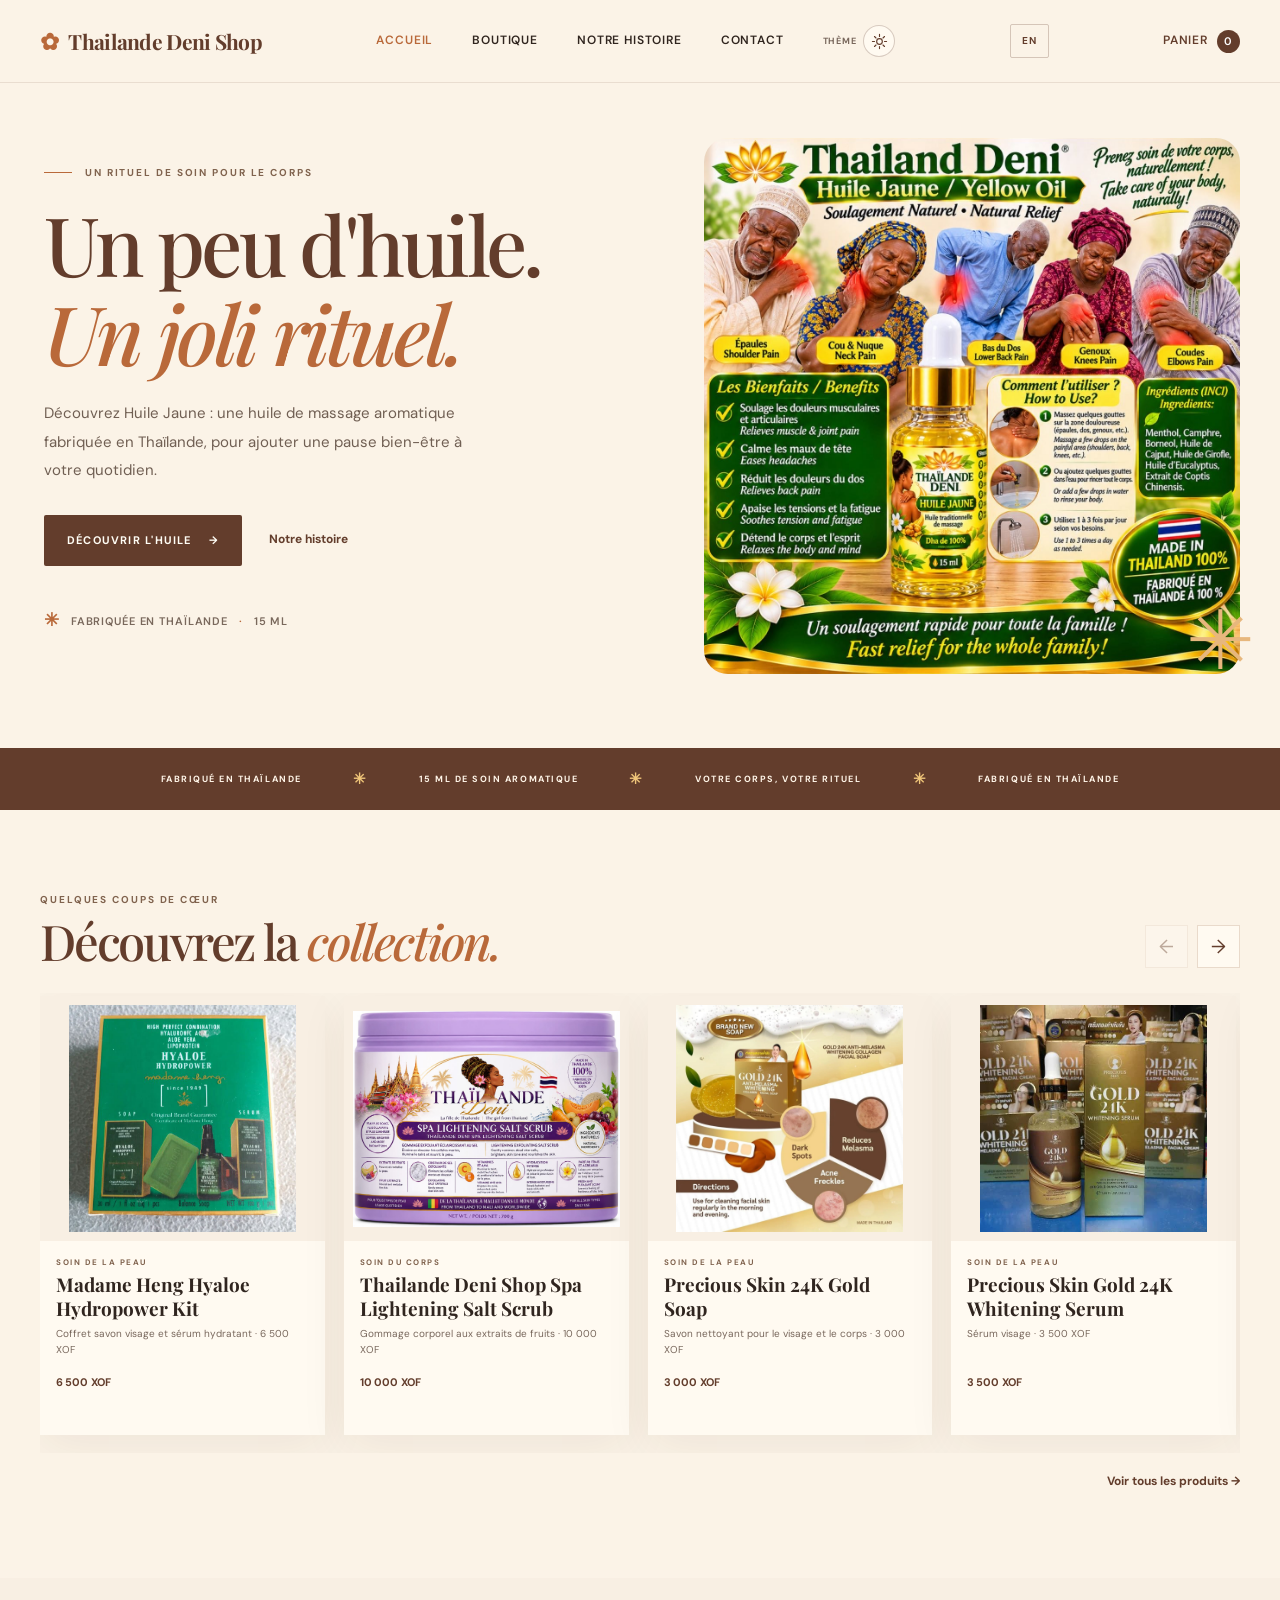
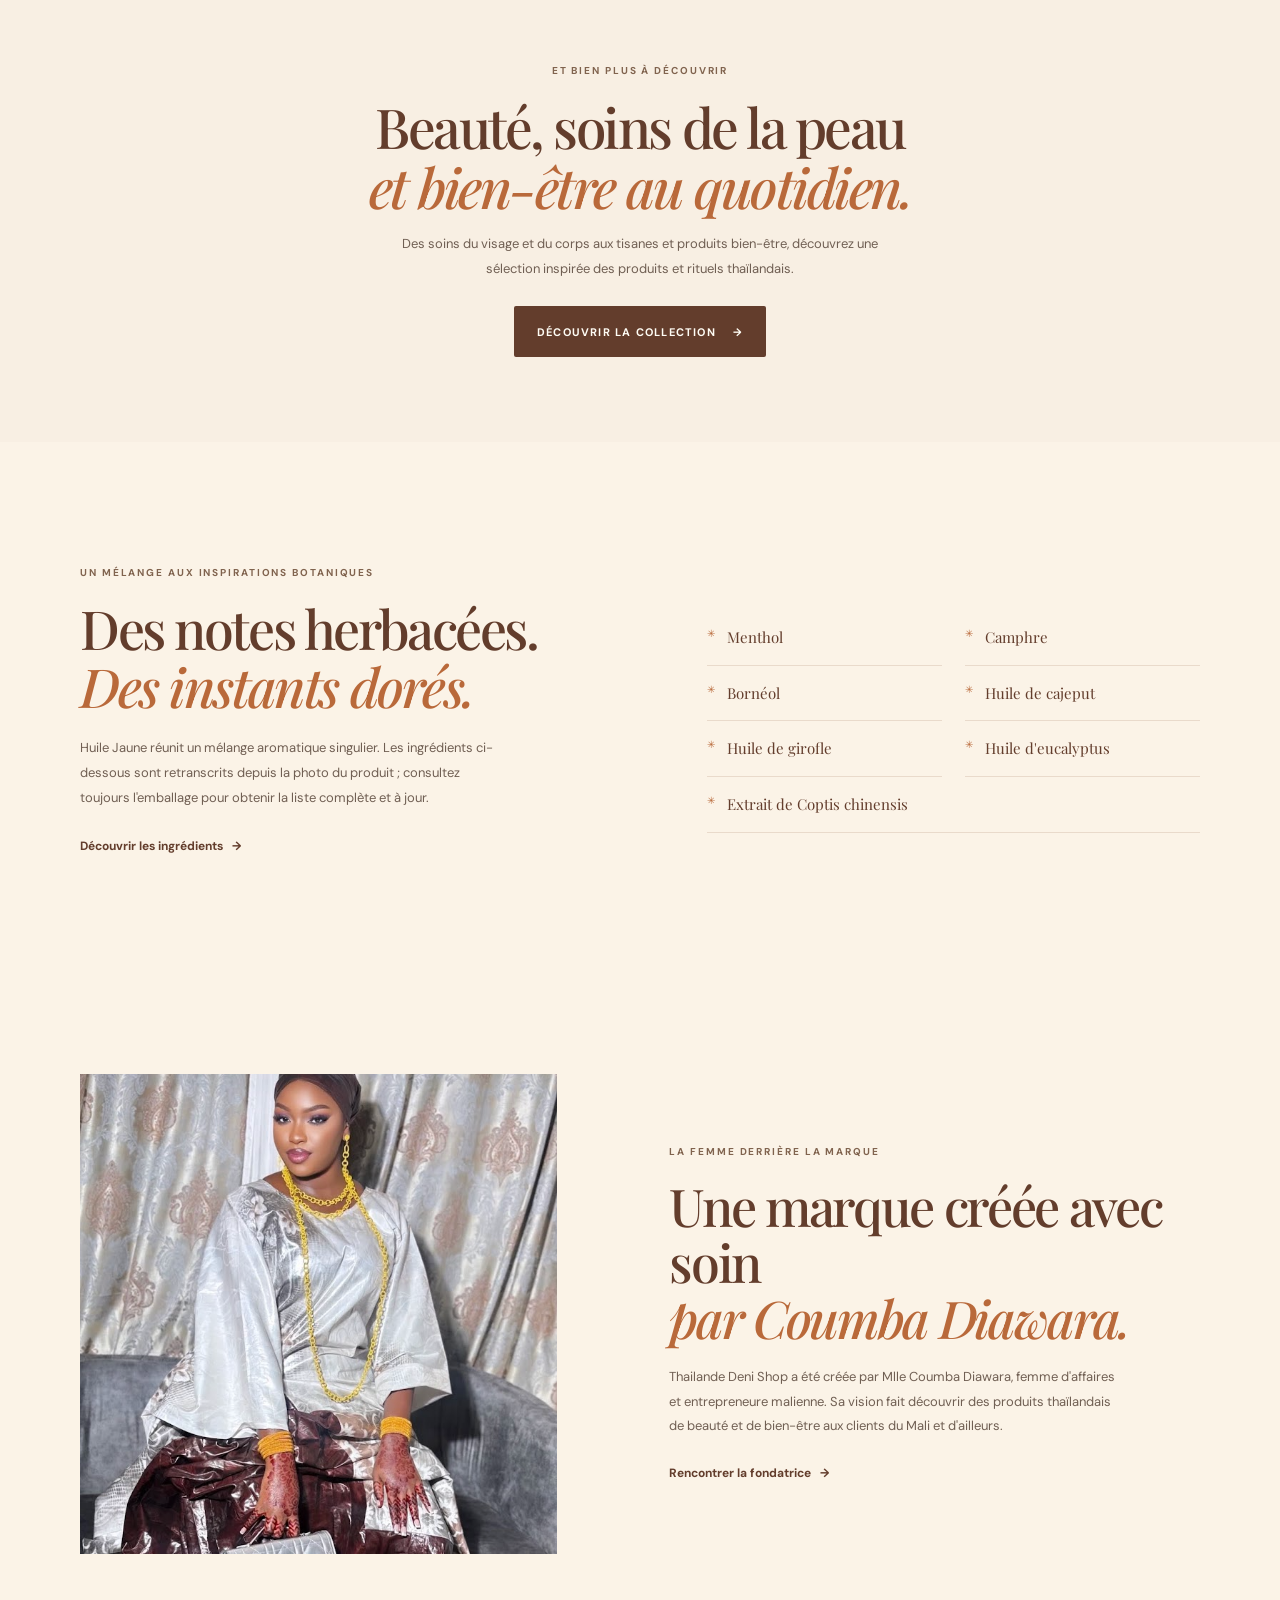
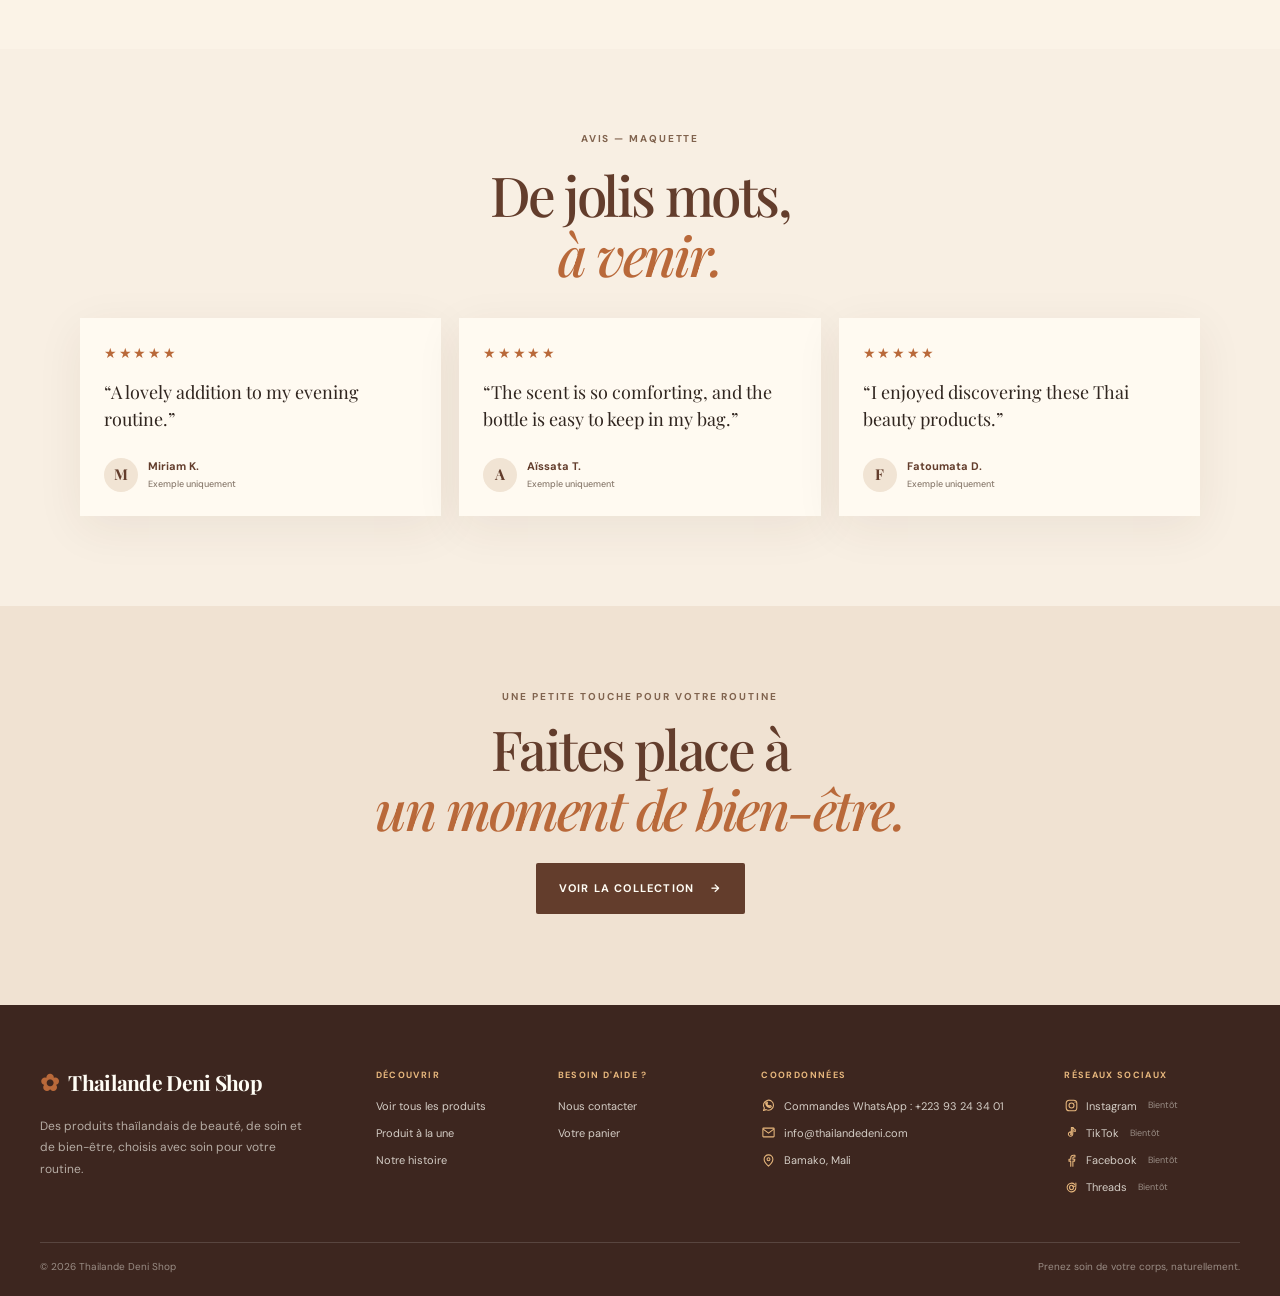
<file: index.html>
<!doctype html>
<html lang="fr">
  <head>
    <meta charset="utf-8">
    <meta name="viewport" content="width=device-width, initial-scale=1">
    <meta name="theme-color" content="#fbf3e7">
    <meta name="description" content="Discover Thai beauty, skincare and wellness at Thailande Deni Shop, founded by Malian entrepreneur Coumba Diawara.">
    <title>Thailande Deni Shop — Thai beauty & wellness</title>
    <link rel="icon" href="favicon-circle.png" type="image/png">
    <link rel="preconnect" href="https://fonts.googleapis.com">
    <link rel="preconnect" href="https://fonts.gstatic.com" crossorigin>
    <link href="https://fonts.googleapis.com/css2?family=DM+Sans:wght@400;500;600;700&family=Playfair+Display:wght@500;600;700&display=swap" rel="stylesheet">
    <link rel="stylesheet" href="styles.css">
    <script src="site.js" defer></script>
  </head>
  <body data-page="home">
    <div id="site-header"></div>
    <main>
      <section class="hero">
        <div class="hero-copy">
          <p class="eyebrow"><span class="eyebrow-line"></span> A THOUGHTFUL BODY-CARE RITUAL</p>
          <h1>A little oil.<br><em>A lovely ritual.</em></h1>
          <p class="hero-description">Meet Huile Jaune: an aromatic massage oil made in Thailand, created to bring a moment of care to your everyday.</p>
          <div class="hero-actions">
            <a class="button button-dark" href="shop.html">Discover the oil <span aria-hidden="true">→</span></a>
            <a class="text-link" href="story.html">Our story</a>
          </div>
          <div class="hero-note"><span class="thai-mark" aria-hidden="true">✳</span> Made in Thailand <span class="note-divider">·</span> 15 ml</div>
        </div>
        <a class="hero-image image-frame huile-jaune-image" href="product.html" aria-label="Discover Thailande Deni Shop Huile Jaune">
          <img src="IMG_1289.JPG" alt="Thailande Deni Shop Huile Jaune product poster, showing the golden 15 ml bottle and its ingredients">
        </a>
        <span class="hero-ornament ornament-one" aria-hidden="true">✳</span>
      </section>

      <section class="ticker" aria-label="Product highlights">
        <span>MADE IN THAILAND</span><i aria-hidden="true">✳</i><span>15 ML OF AROMATIC CARE</span><i aria-hidden="true">✳</i><span>YOUR BODY, YOUR RITUAL</span><i aria-hidden="true">✳</i><span>MADE IN THAILAND</span>
      </section>

      <section class="home-gallery-section" aria-labelledby="home-gallery-title">
        <div class="home-gallery-heading">
          <div>
            <p class="eyebrow">A FEW THINGS WE LOVE</p>
            <h2 id="home-gallery-title">Explore the <em>collection.</em></h2>
          </div>
          <div class="home-gallery-controls">
            <button type="button" class="gallery-arrow" data-carousel-step="-1" aria-label="Show previous products" disabled>←</button>
            <button type="button" class="gallery-arrow" data-carousel-step="1" aria-label="Show next products">→</button>
          </div>
        </div>
        <div class="home-product-track" id="home-product-track" role="region" aria-label="Product gallery" tabindex="0"></div>
        <a class="text-link home-gallery-link" href="shop.html">Shop all products <span aria-hidden="true">→</span></a>
      </section>

      <section class="home-collection">
        <p class="eyebrow">A LITTLE MORE TO EXPLORE</p>
        <h2>Thai beauty, skincare<br><em>& everyday wellness.</em></h2>
        <p>From skincare and body care to herbal teas and wellness finds, explore a collection inspired by the products and rituals of Thailand.</p>
        <a class="button button-dark" href="shop.html">Explore the collection <span aria-hidden="true">→</span></a>
      </section>

      <section class="section ingredient-section">
        <div class="ingredient-copy">
          <p class="eyebrow">A BOTANICAL-INSPIRED BLEND</p>
          <h2>Herbal notes.<br><em>Golden moments.</em></h2>
          <p>Huile Jaune brings together a distinctive aromatic blend. The ingredient names below are transcribed from the product image; always check the packaging for the complete, current ingredient information.</p>
          <a class="text-link" href="product.html#ingredients">Explore the ingredients <span aria-hidden="true">→</span></a>
        </div>
        <div class="ingredient-list">
          <span>Menthol</span><span>Camphor</span><span>Borneol</span><span>Cajeput oil</span><span>Clove oil</span><span>Eucalyptus oil</span><span>Coptis chinensis extract</span>
        </div>
      </section>

      <section class="founder-section">
        <div class="founder-image image-frame">
          <img src="CREATOR.png" alt="Miss Coumba Diawara, Malian businesswoman and founder of Thailande Deni Shop" loading="lazy">
        </div>
        <div class="founder-copy">
          <p class="eyebrow">THE WOMAN BEHIND THE BRAND</p>
          <h2>Founded with care<br><em>by Coumba Diawara.</em></h2>
          <p>Thailande Deni Shop was started by Miss Coumba Diawara, a Malian businesswoman and entrepreneur. Her vision brings Thai beauty and wellness discoveries to customers in Mali and beyond.</p>
          <a class="text-link" href="story.html">Meet the founder <span aria-hidden="true">→</span></a>
        </div>
      </section>

      <section class="reviews-section">
        <div class="reviews-heading">
          <p class="eyebrow">REVIEWS — MOCKUP</p>
          <h2>Kind words,<br><em>in the making.</em></h2>
        </div>
        <div class="review-grid">
          <article class="review-card">
            <p class="review-stars" aria-label="5 out of 5 stars">★★★★★</p>
            <blockquote>“A lovely addition to my evening routine.”</blockquote>
            <p class="review-author"><span aria-hidden="true">M</span><span>Miriam K.<small>Example only</small></span></p>
          </article>
          <article class="review-card">
            <p class="review-stars" aria-label="5 out of 5 stars">★★★★★</p>
            <blockquote>“The scent is so comforting, and the bottle is easy to keep in my bag.”</blockquote>
            <p class="review-author"><span aria-hidden="true">A</span><span>Aïssata T.<small>Example only</small></span></p>
          </article>
          <article class="review-card">
            <p class="review-stars" aria-label="5 out of 5 stars">★★★★★</p>
            <blockquote>“I enjoyed discovering these Thai beauty products.”</blockquote>
            <p class="review-author"><span aria-hidden="true">F</span><span>Fatoumata D.<small>Example only</small></span></p>
          </article>
        </div>
      </section>

      <section class="closing-cta">
        <p class="eyebrow">A LITTLE SOMETHING FOR YOUR ROUTINE</p>
        <h2>Make room for<br><em>a moment of care.</em></h2>
        <a class="button button-dark" href="shop.html">Shop the collection <span aria-hidden="true">→</span></a>
      </section>
    </main>
    <div id="site-footer"></div>
  </body>
</html>
</file>
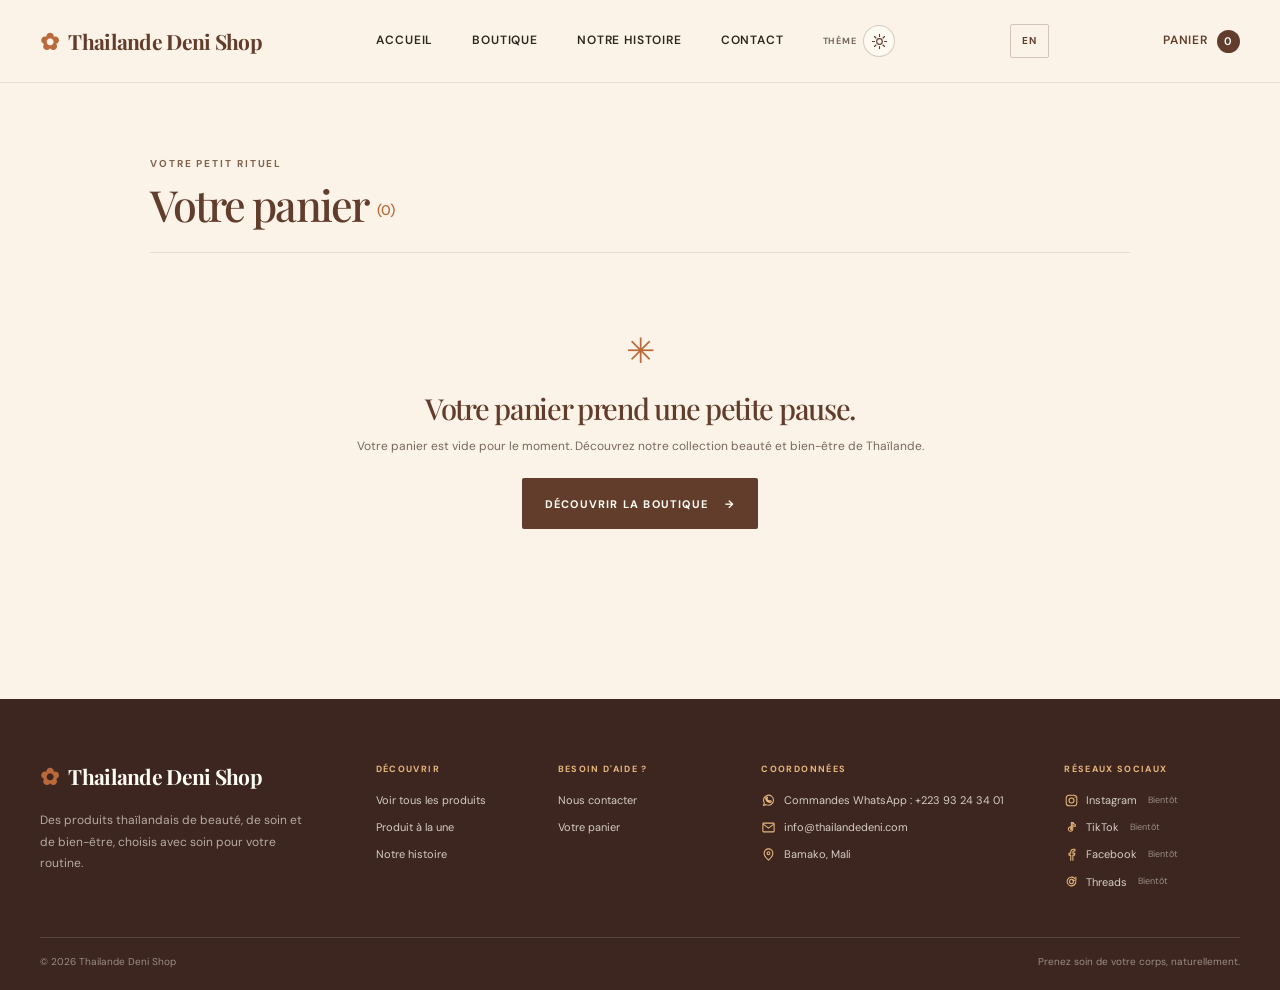
<file: cart.html>
<!doctype html>
<html lang="fr">
  <head>
    <meta charset="utf-8">
    <meta name="viewport" content="width=device-width, initial-scale=1">
    <link rel="icon" href="favicon-circle.png" type="image/png">
    <meta name="description" content="Review your Thailande Deni Shop order.">
    <title>Your bag — Thailande Deni Shop</title>
    <link rel="preconnect" href="https://fonts.googleapis.com">
    <link rel="preconnect" href="https://fonts.gstatic.com" crossorigin>
    <link href="https://fonts.googleapis.com/css2?family=DM+Sans:wght@400;500;600;700&family=Playfair+Display:wght@500;600;700&display=swap" rel="stylesheet">
    <link rel="stylesheet" href="styles.css">
    <script src="site.js" defer></script>
  </head>
  <body data-page="cart">
    <div id="site-header"></div>
    <main class="cart-main">
      <section class="cart-heading"><p class="eyebrow">YOUR LITTLE RITUAL</p><h1>Your bag<span class="cart-heading-count" id="cart-heading-count"></span></h1></section>
      <div id="cart-content" class="cart-content" aria-live="polite"></div>
    </main>
    <div id="site-footer"></div>
  </body>
</html>
</file>
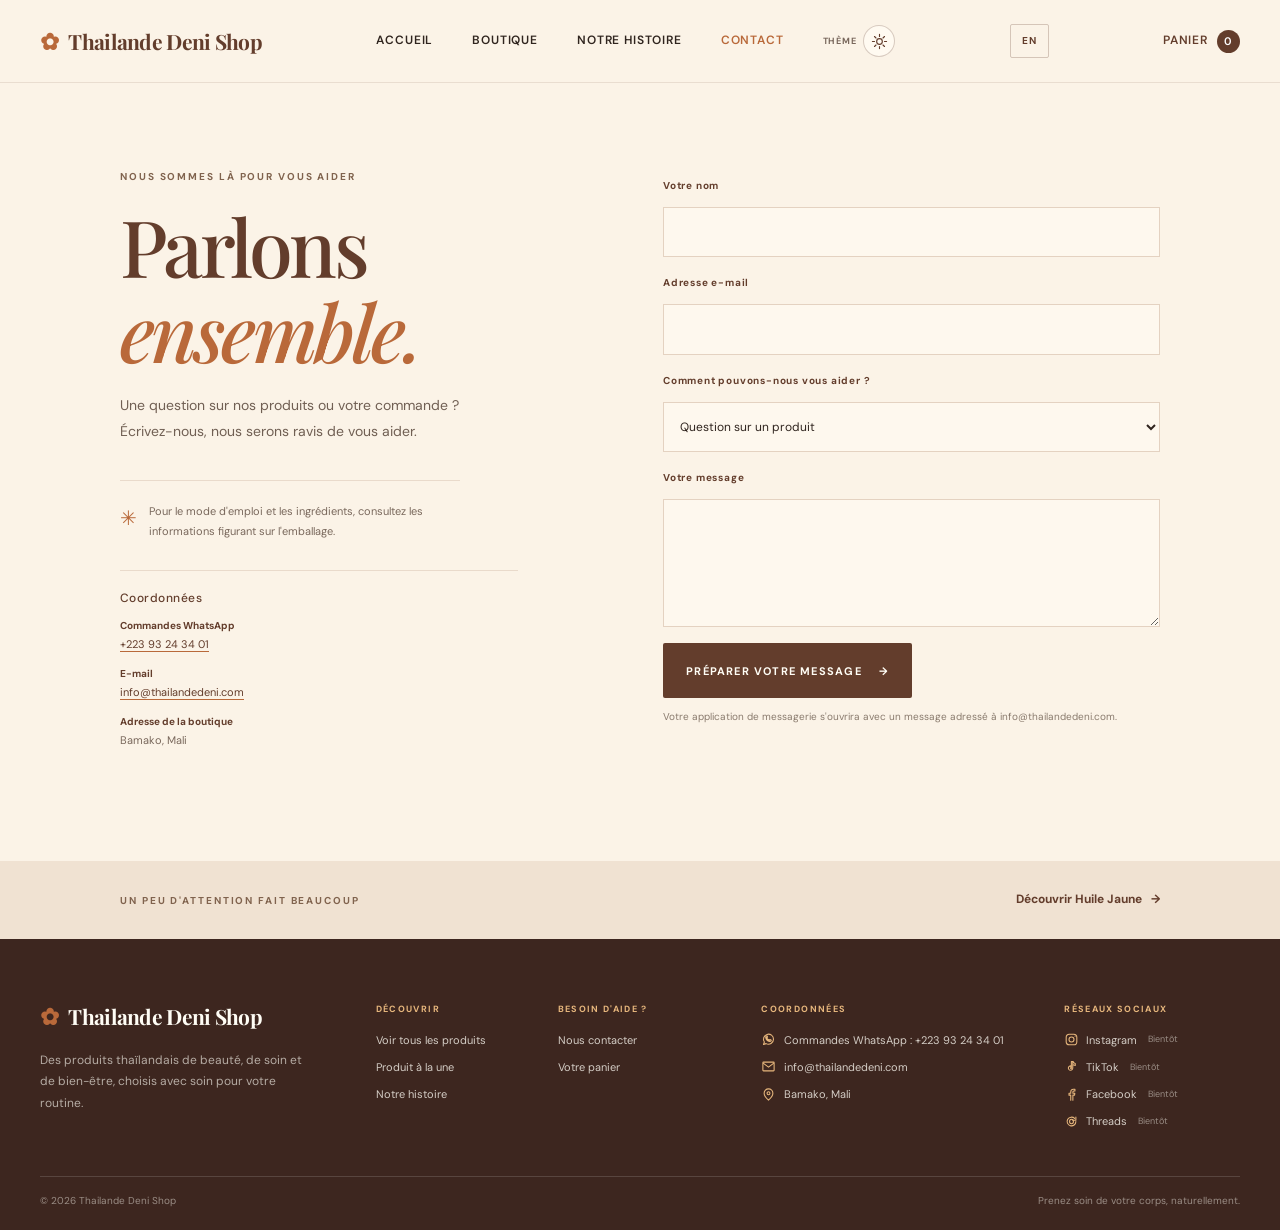
<file: contact.html>
<!doctype html>
<html lang="fr">
  <head>
    <meta charset="utf-8">
    <meta name="viewport" content="width=device-width, initial-scale=1">
    <meta name="description" content="Get in touch with Thailande Deni Shop about Thai beauty products and your order.">
    <title>Get in touch — Thailande Deni Shop</title>
    <link rel="icon" href="favicon-circle.png" type="image/png">
    <link rel="preconnect" href="https://fonts.googleapis.com">
    <link rel="preconnect" href="https://fonts.gstatic.com" crossorigin>
    <link href="https://fonts.googleapis.com/css2?family=DM+Sans:wght@400;500;600;700&family=Playfair+Display:wght@500;600;700&display=swap" rel="stylesheet">
    <link rel="stylesheet" href="styles.css">
    <script src="site.js" defer></script>
  </head>
  <body data-page="contact">
    <div id="site-header"></div>
    <main>
      <section class="contact-layout">
        <div class="contact-intro">
          <p class="eyebrow">WE'RE HERE TO HELP</p>
          <h1>Let's<br><em>talk.</em></h1>
          <p>Questions about our products or your order? Send us a note and we'll be happy to help.</p>
          <div class="contact-aside"><span aria-hidden="true">✳</span><p>For product directions or ingredient details, please check the information printed on your bottle.</p></div>
          <div class="contact-details">
            <h2>Contact details</h2>
            <p><strong>WhatsApp orders</strong><a href="https://wa.me/22393243401">+223 93 24 34 01</a></p>
            <p><strong>Email</strong><a href="mailto:info@thailandedeni.com">info@thailandedeni.com</a></p>
            <p><strong>Business location</strong><span>Bamako, Mali</span></p>
          </div>
        </div>
        <form class="contact-form" id="contact-form">
          <label for="contact-name">Your name</label>
          <input id="contact-name" name="name" autocomplete="name" required>
          <label for="contact-email">Email address</label>
          <input id="contact-email" name="email" type="email" autocomplete="email" required>
          <label for="contact-subject">What can we help with?</label>
          <select id="contact-subject" name="subject">
            <option>Product question</option>
            <option>Order question</option>
            <option>Something else</option>
          </select>
          <label for="contact-message">Your message</label>
          <textarea id="contact-message" name="message" rows="5" required></textarea>
          <button class="button button-dark" type="submit">Prepare your message <span aria-hidden="true">→</span></button>
          <p class="form-note">Your email app will open with your message addressed to info@thailandedeni.com.</p>
          <p class="form-status" id="contact-status" role="status" aria-live="polite"></p>
        </form>
      </section>
      <section class="contact-bottom"><p class="eyebrow">A LITTLE CARE GOES A LONG WAY</p><a class="text-link" href="shop.html">Explore Huile Jaune <span aria-hidden="true">→</span></a></section>
    </main>
    <div id="site-footer"></div>
  </body>
</html>
</file>
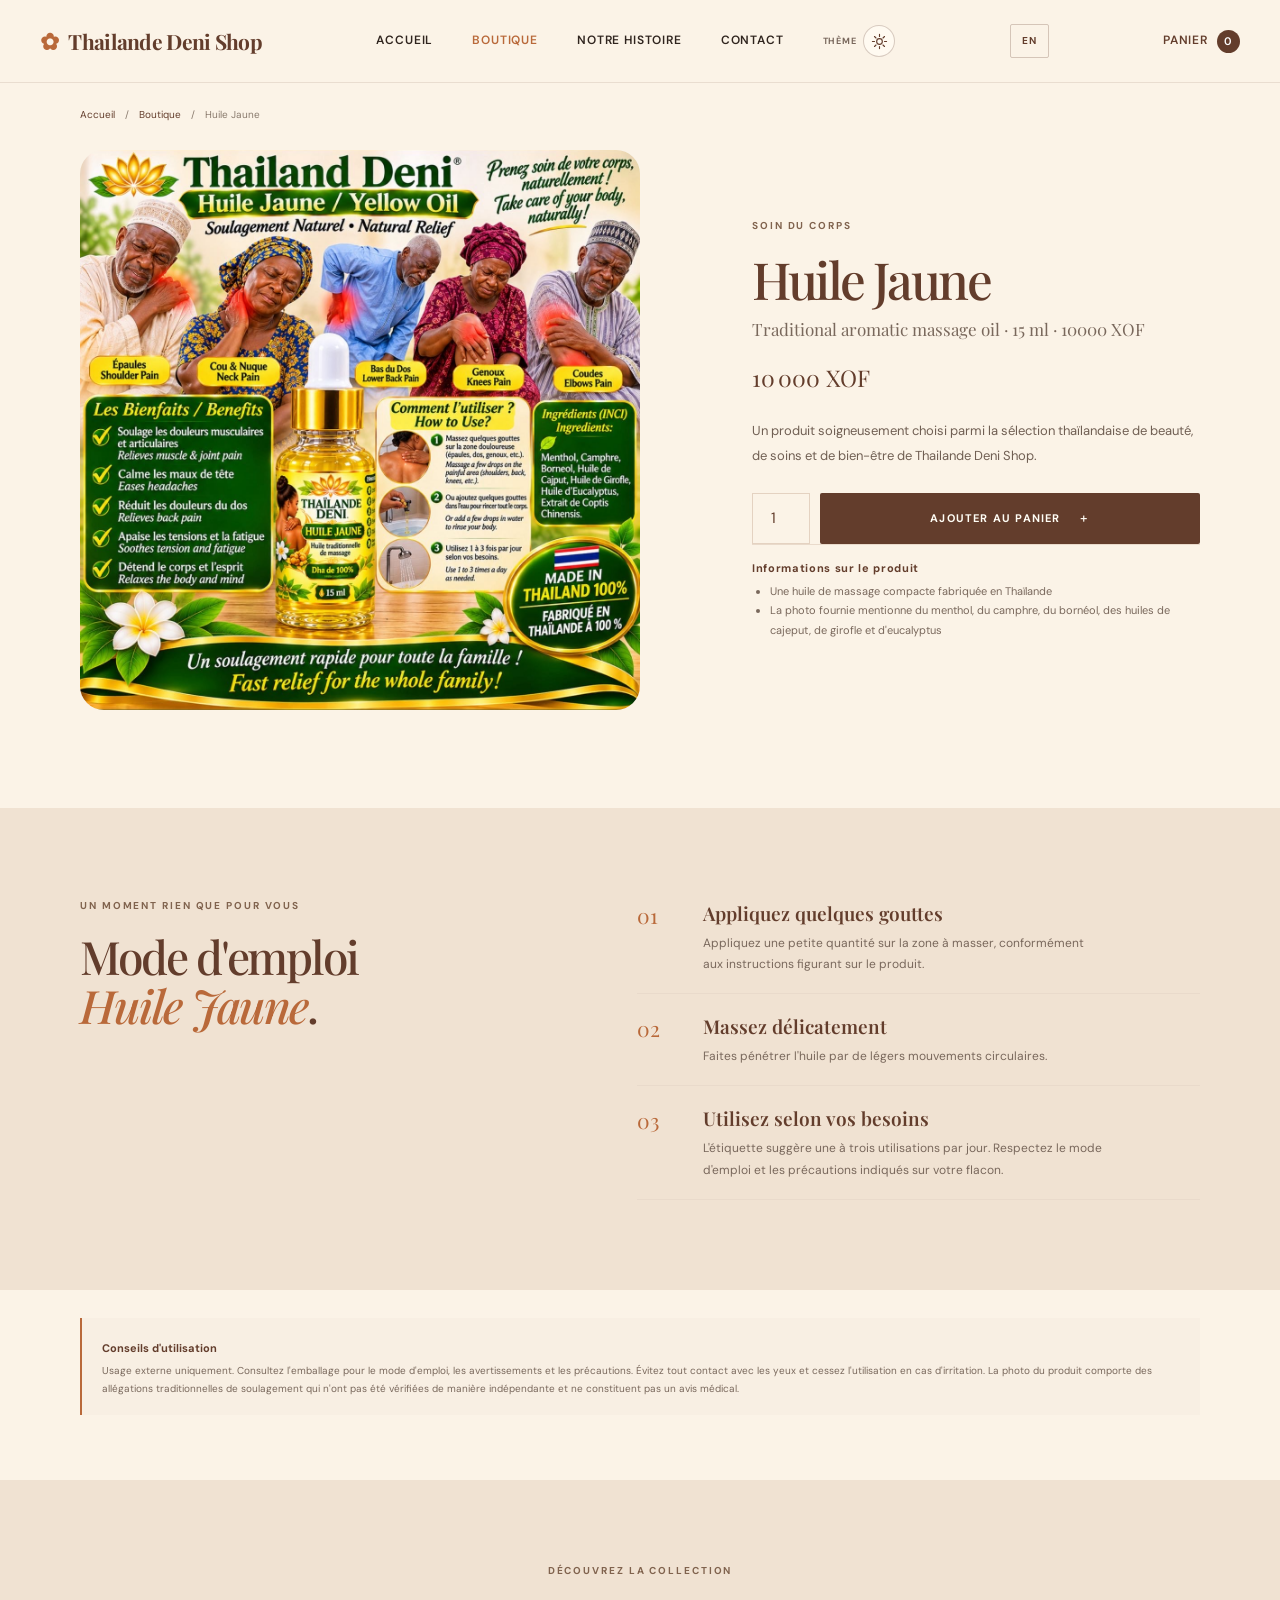
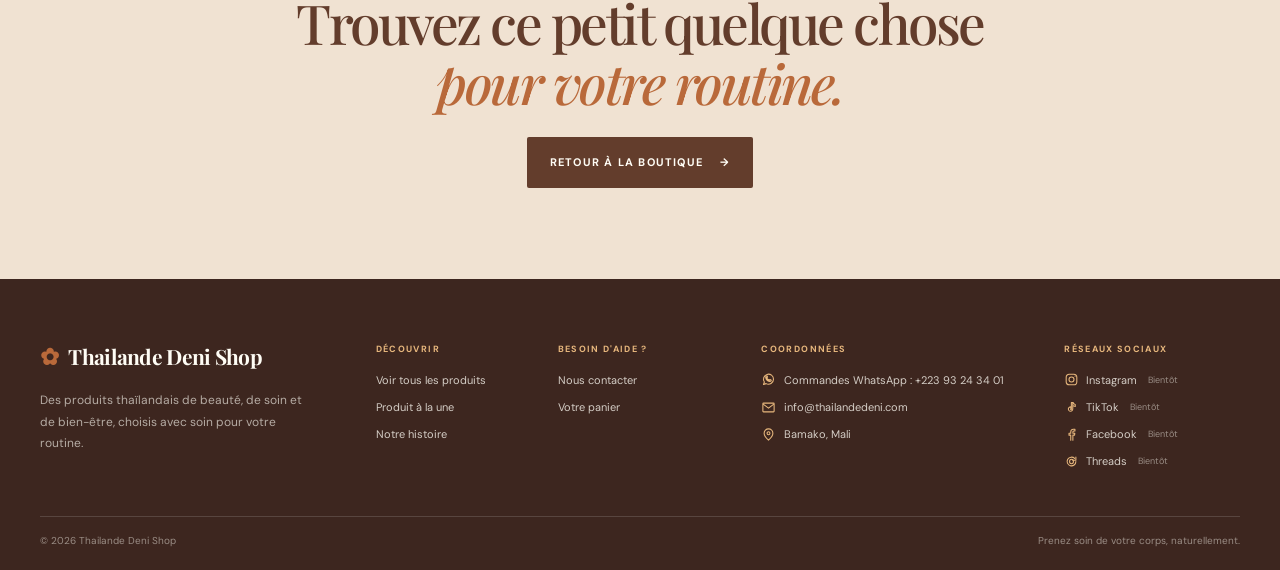
<file: product.html>
<!doctype html>
<html lang="fr">
  <head>
    <meta charset="utf-8">
    <meta name="viewport" content="width=device-width, initial-scale=1">
    <link rel="icon" href="favicon-circle.png" type="image/png">
    <meta name="description" content="Explore product details from Thailande Deni Shop's Thai beauty, skincare and wellness collection.">
    <title>Product details — Thailande Deni Shop</title>
    <link rel="preconnect" href="https://fonts.googleapis.com">
    <link rel="preconnect" href="https://fonts.gstatic.com" crossorigin>
    <link href="https://fonts.googleapis.com/css2?family=DM+Sans:wght@400;500;600;700&family=Playfair+Display:wght@500;600;700&display=swap" rel="stylesheet">
    <link rel="stylesheet" href="styles.css">
    <script src="site.js" defer></script>
  </head>
  <body data-page="product">
    <div id="site-header"></div>
    <main>
      <div id="product-detail-content"></div>
    </main>
    <div id="site-footer"></div>
  </body>
</html>
</file>
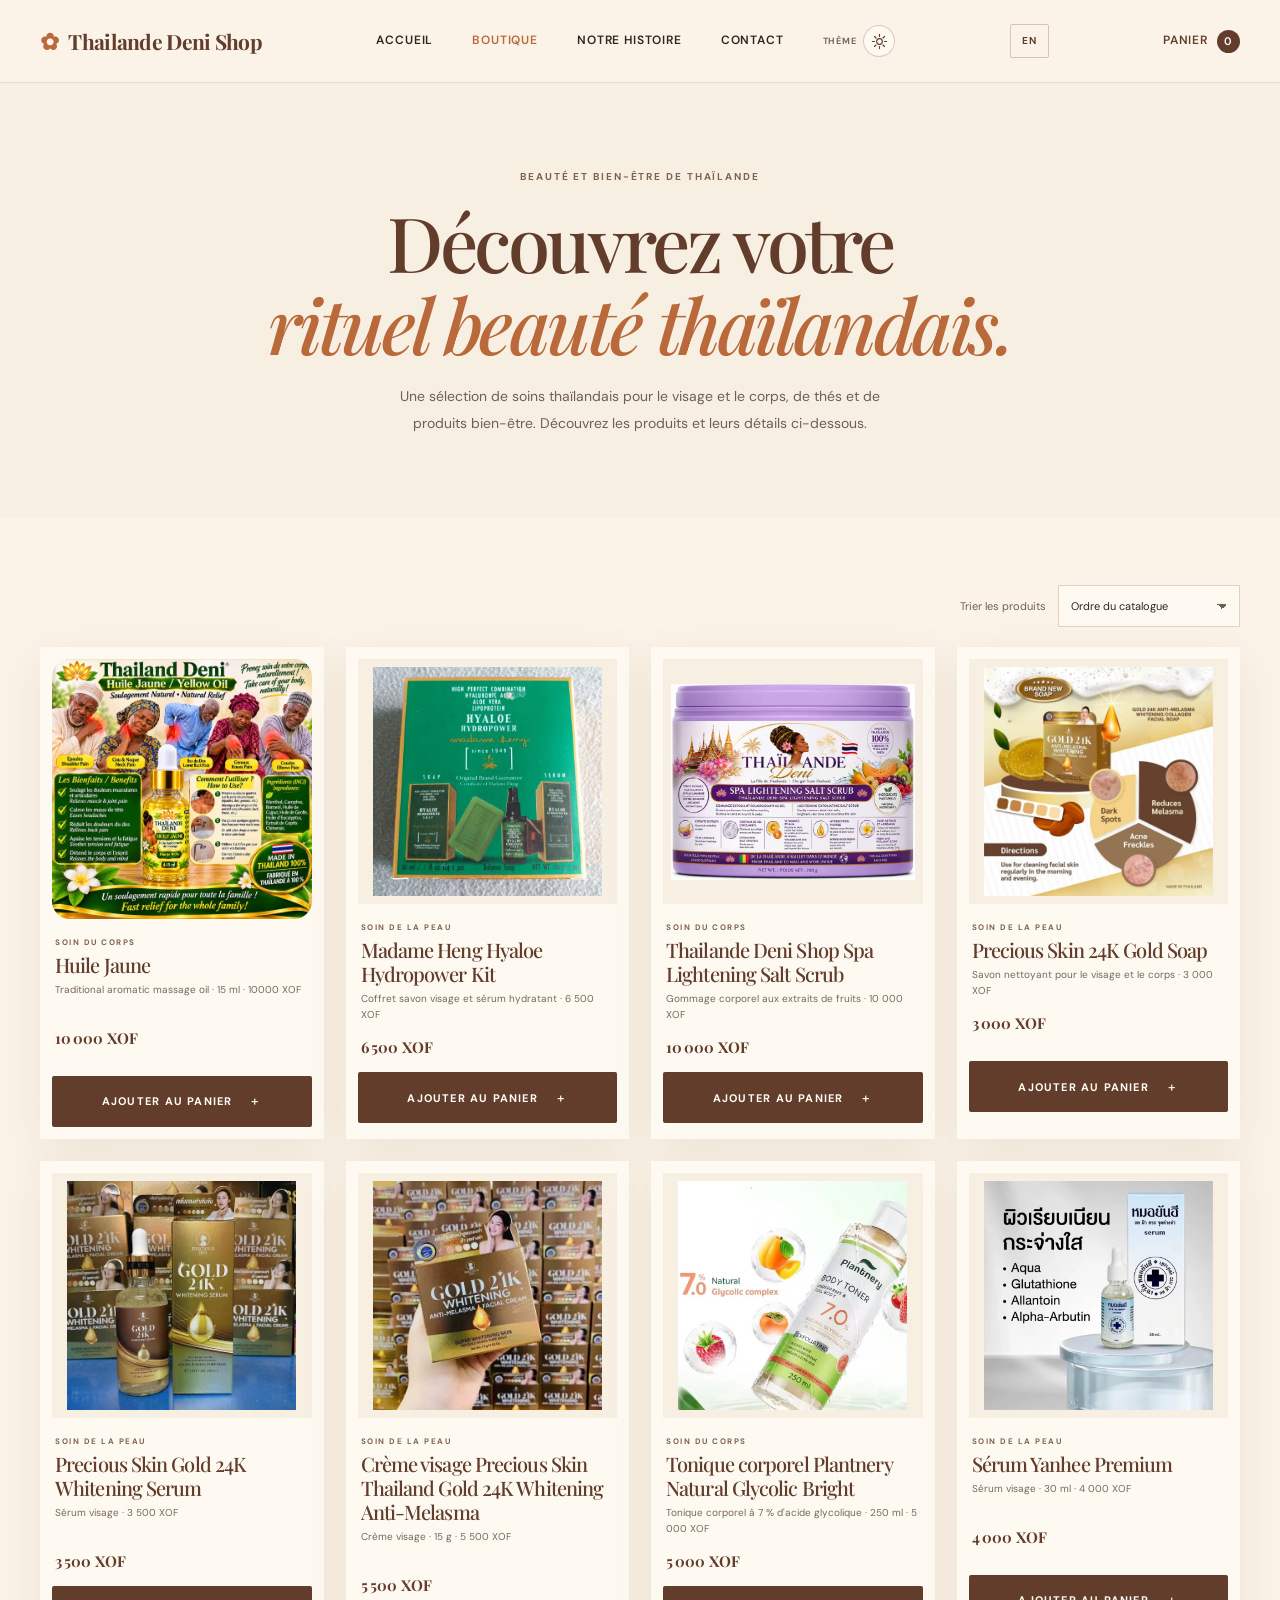
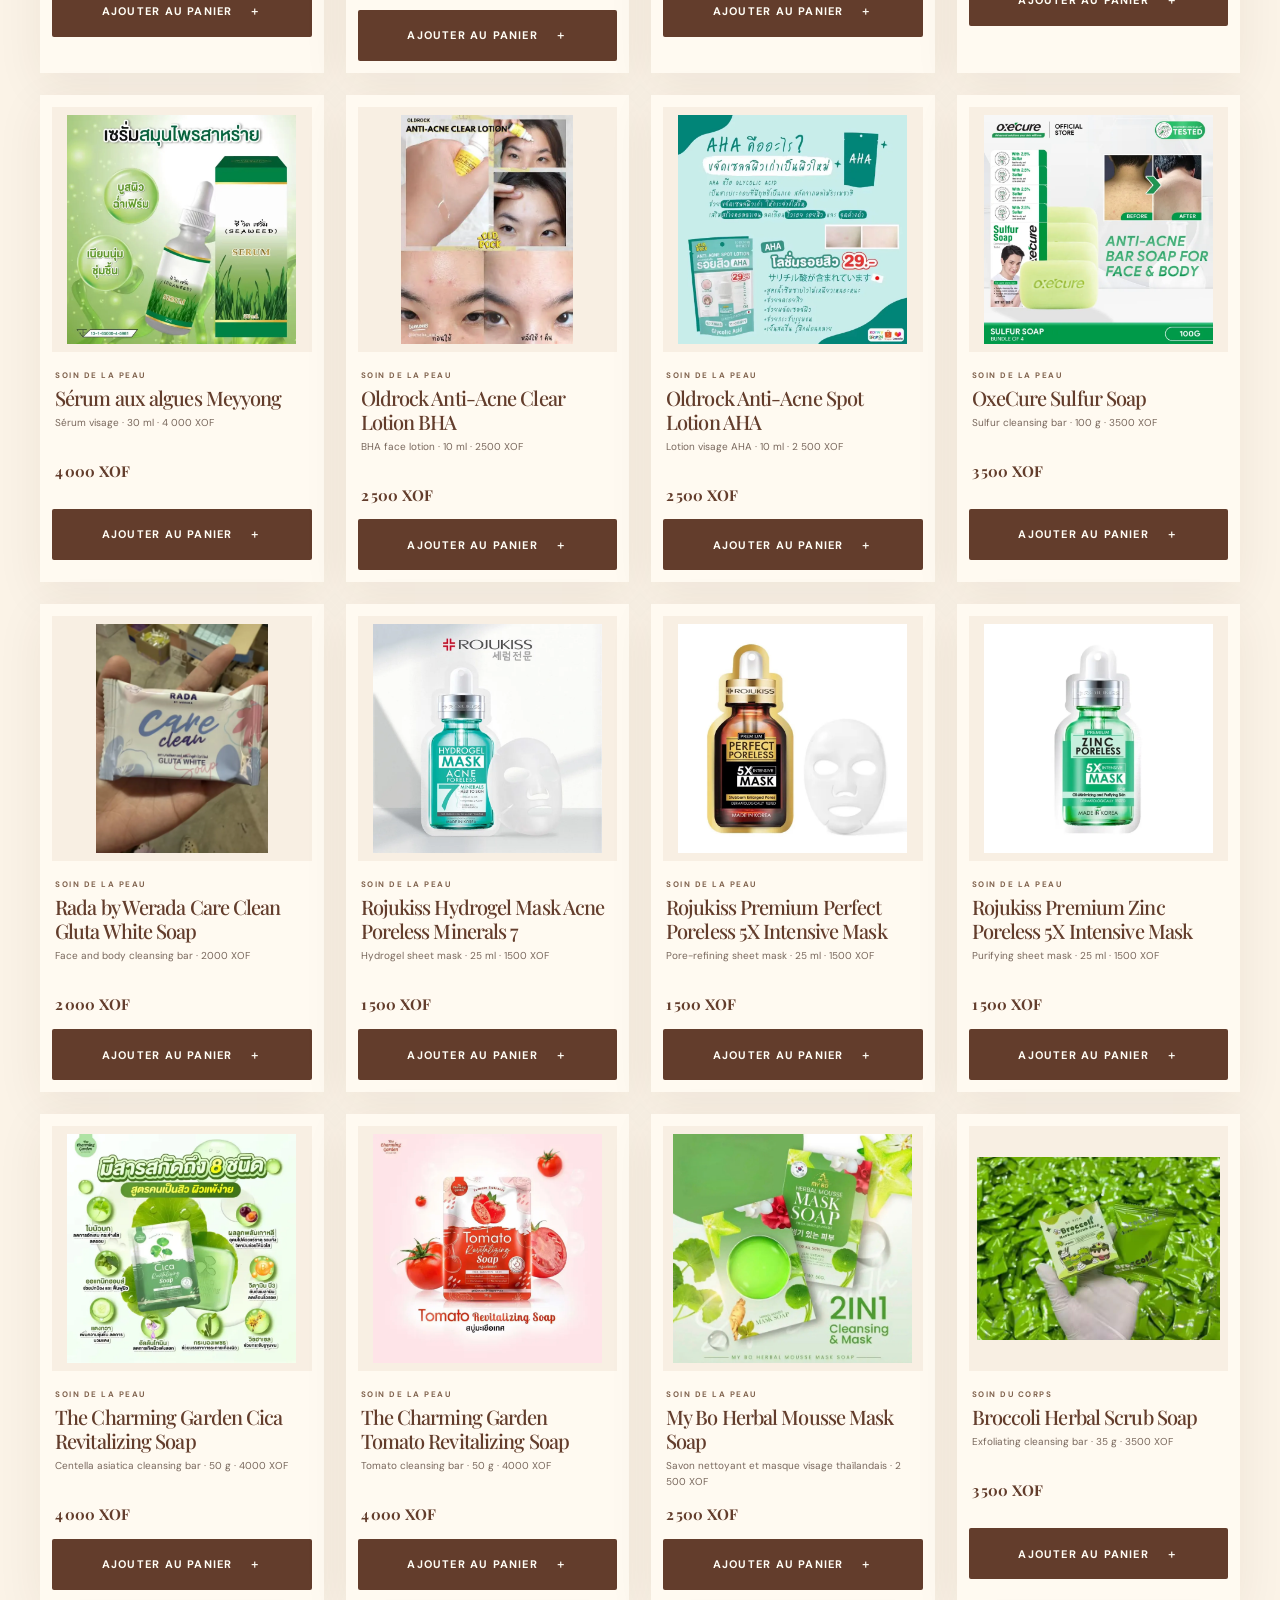
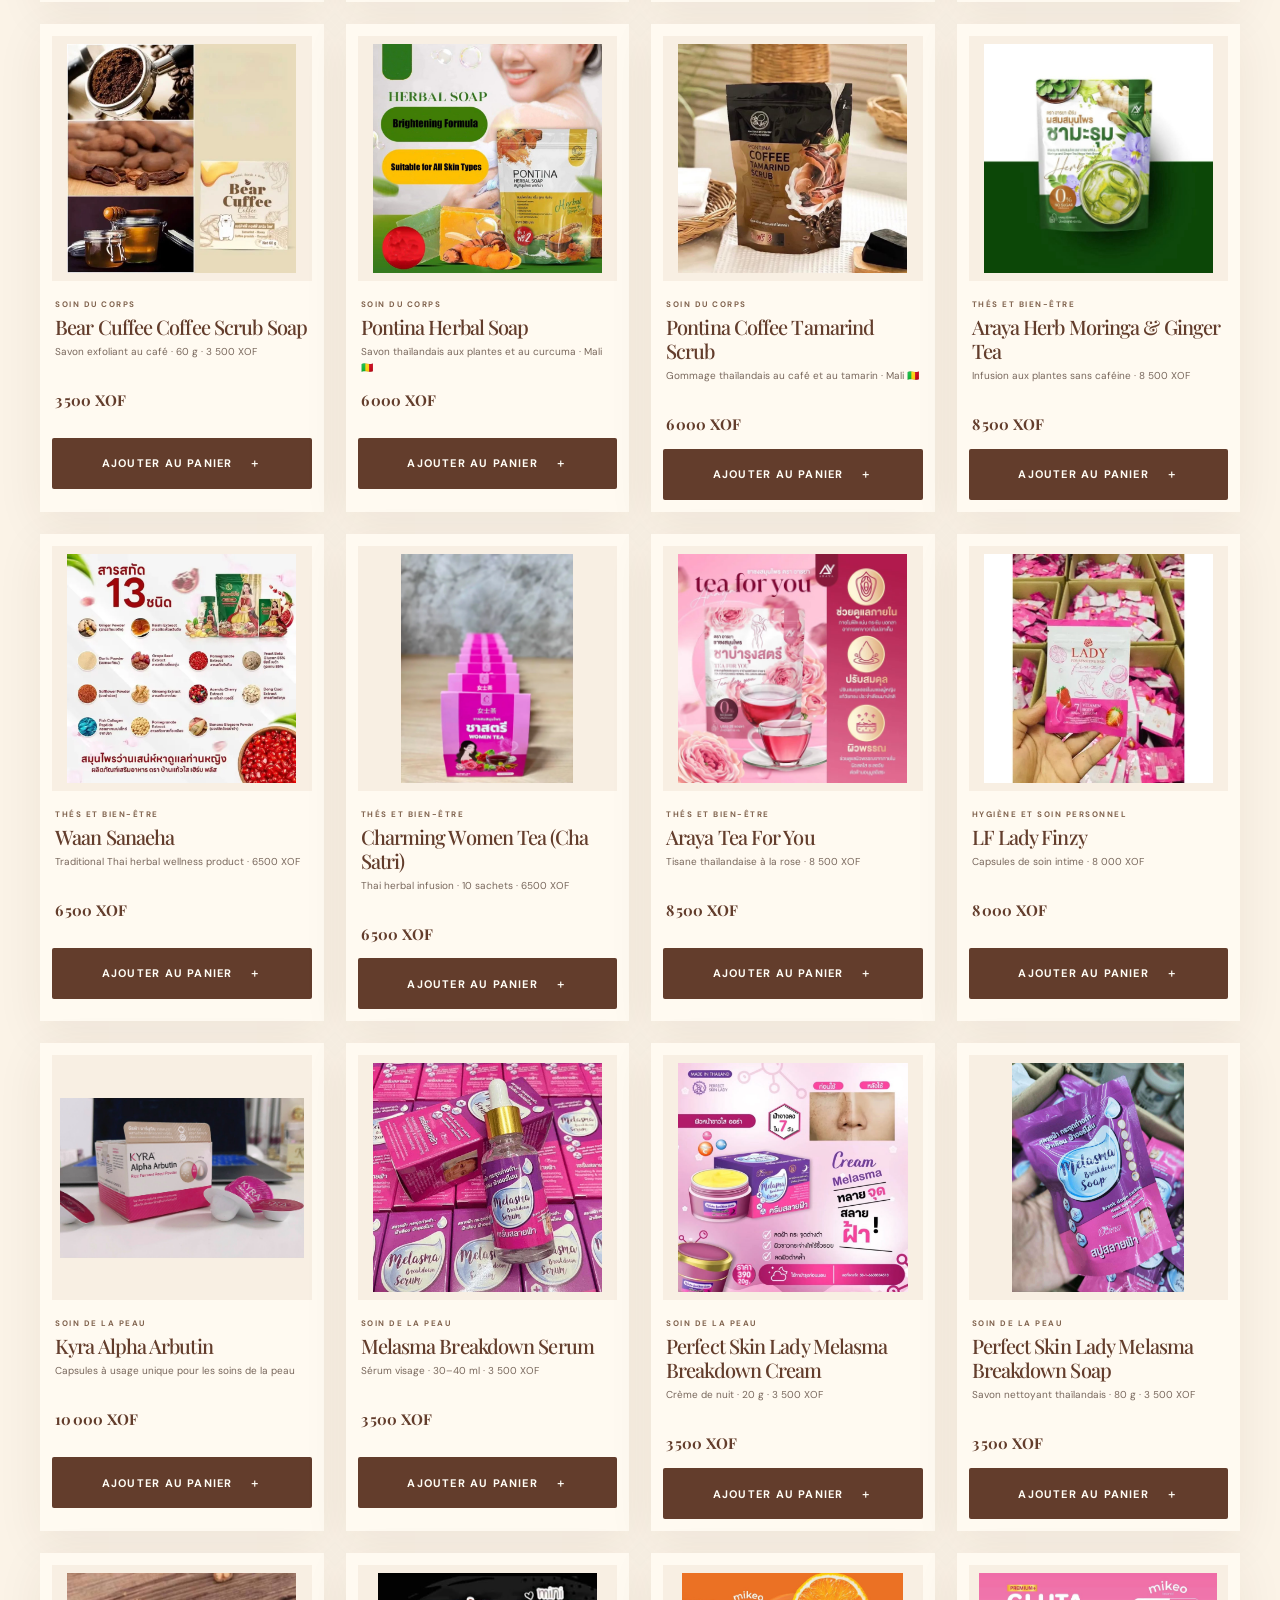
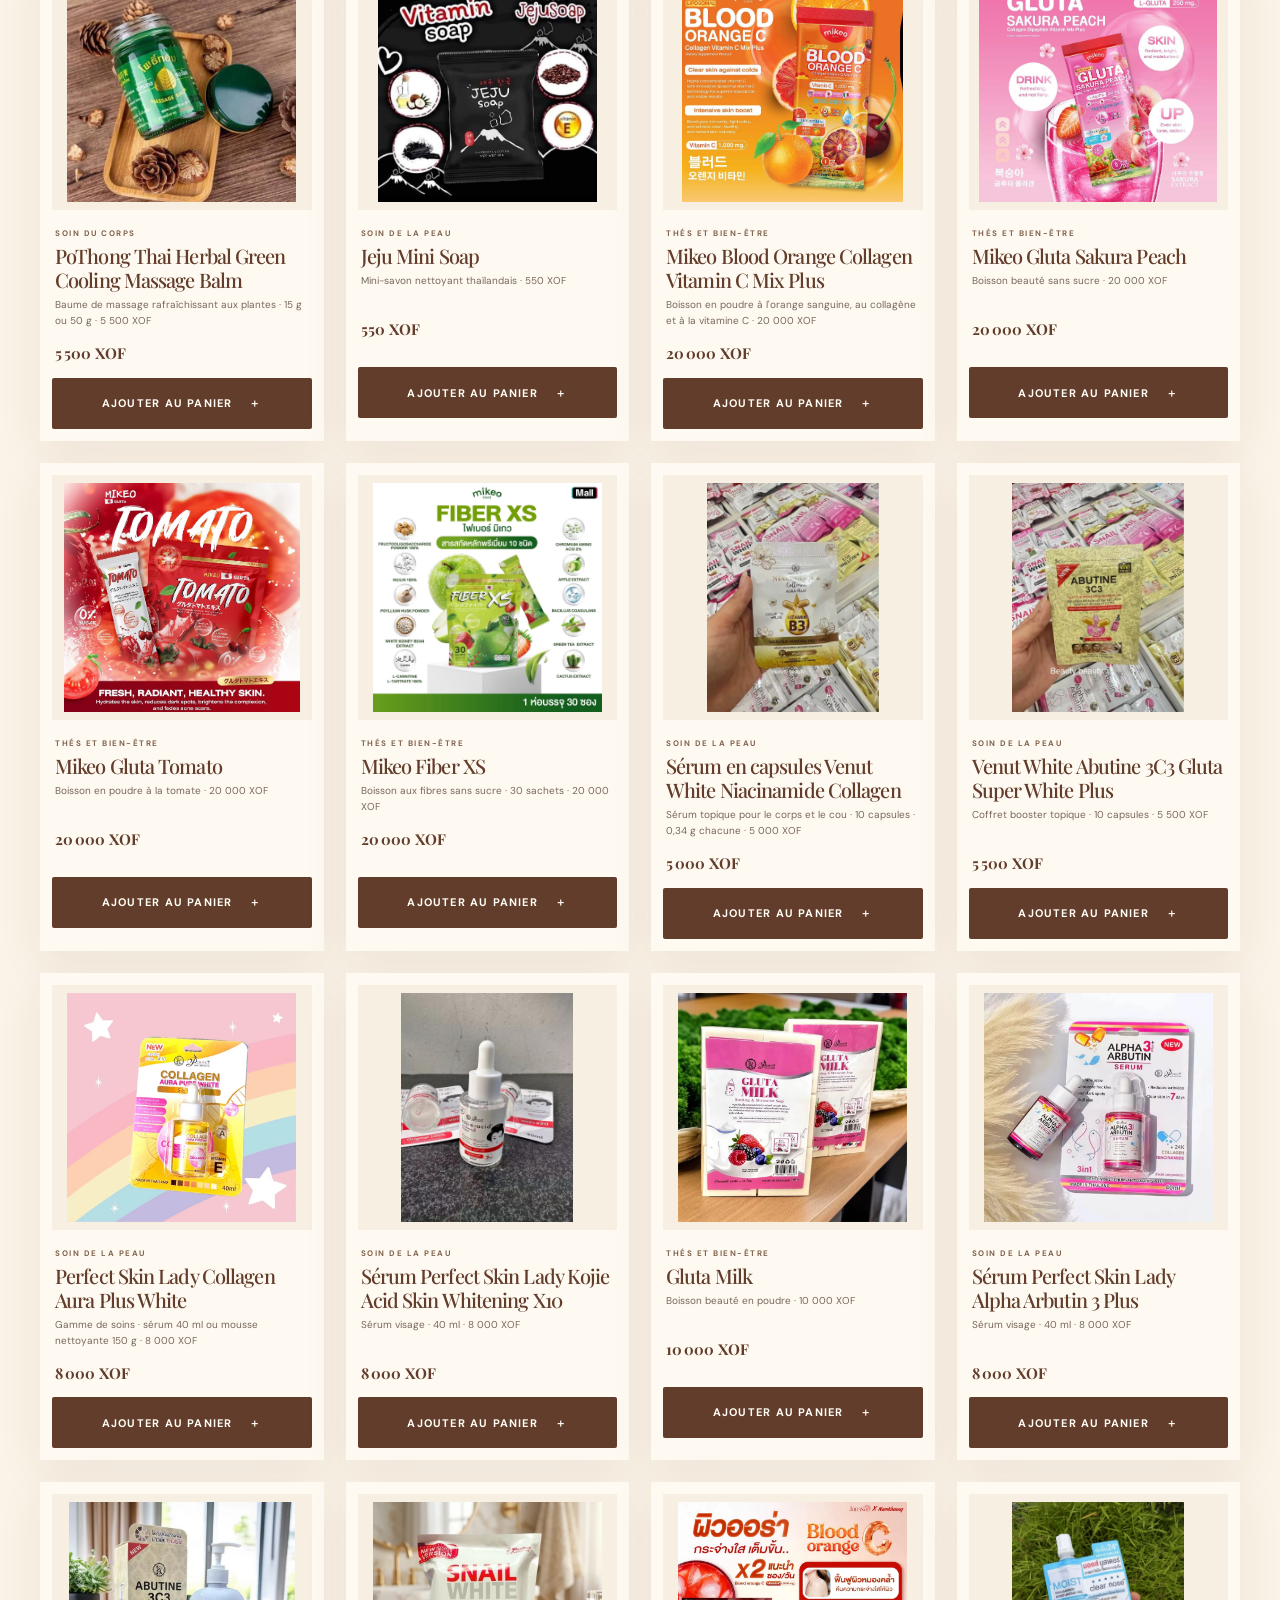
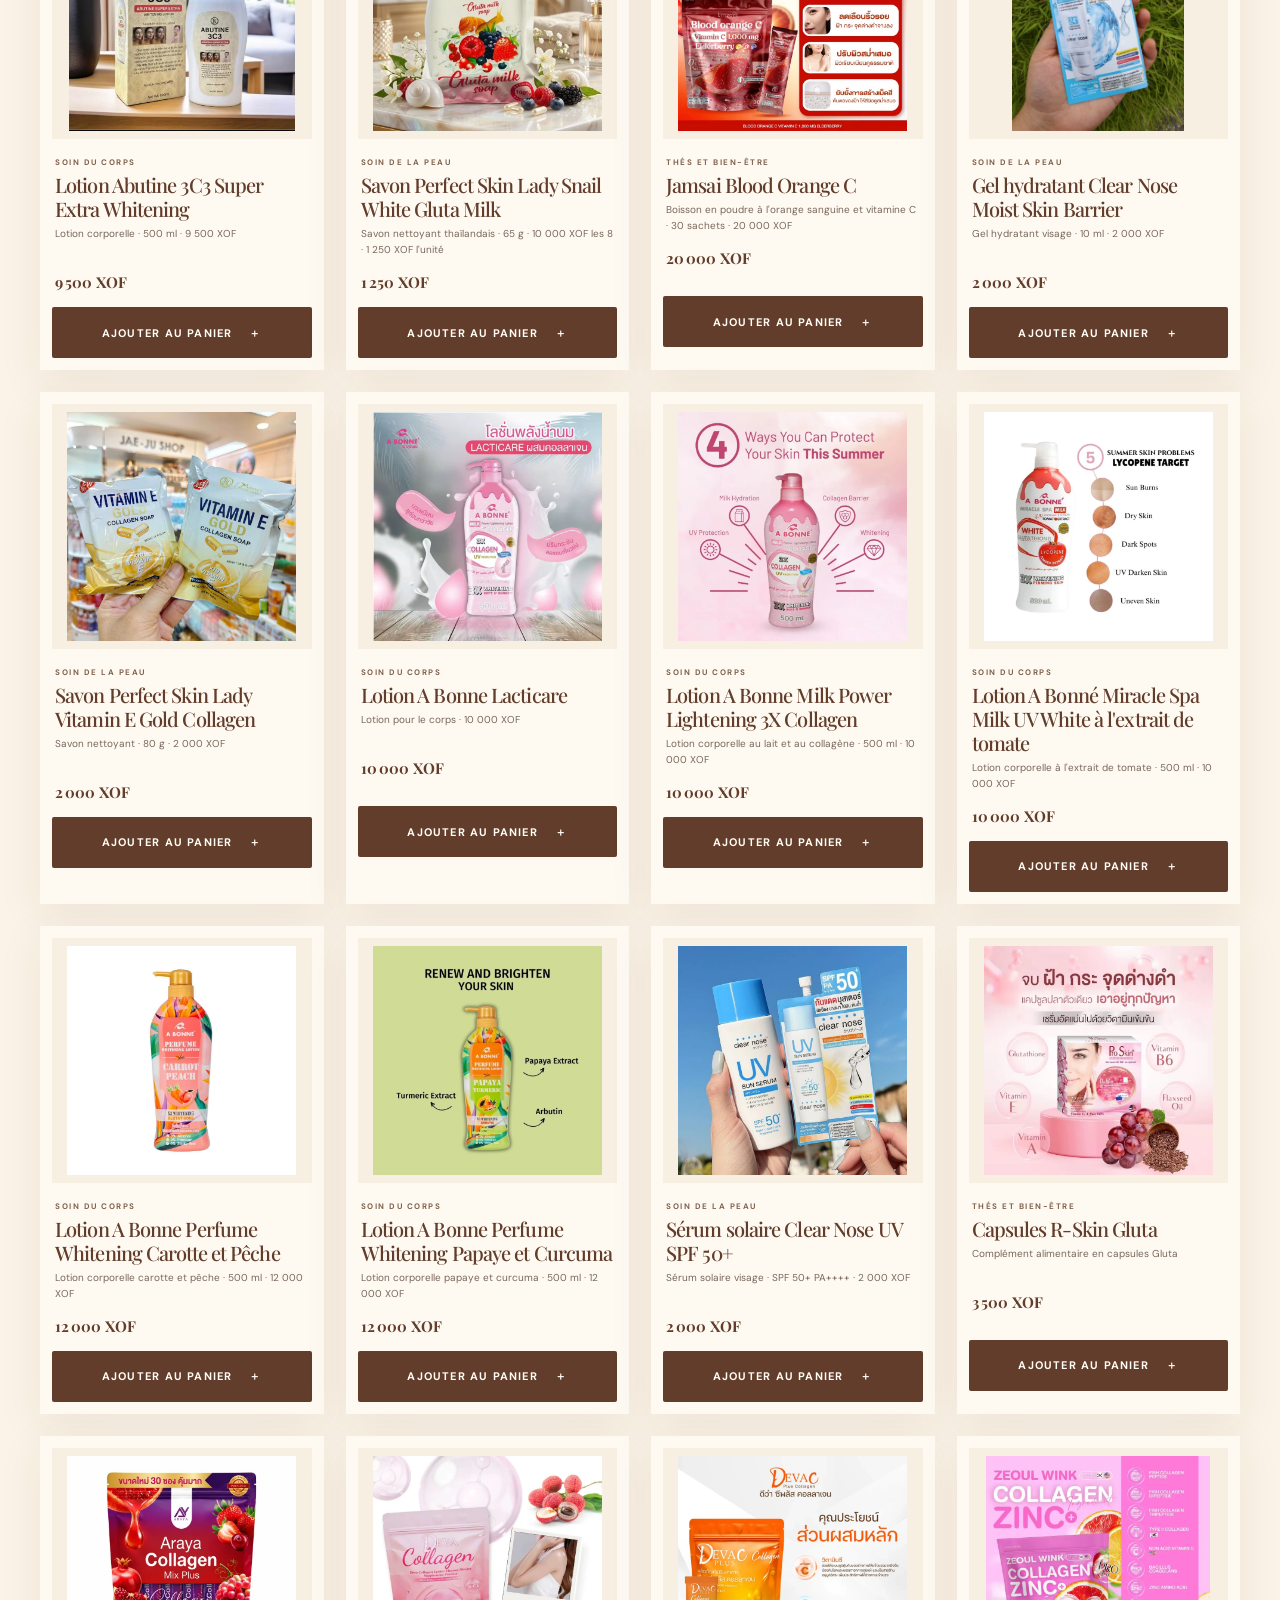
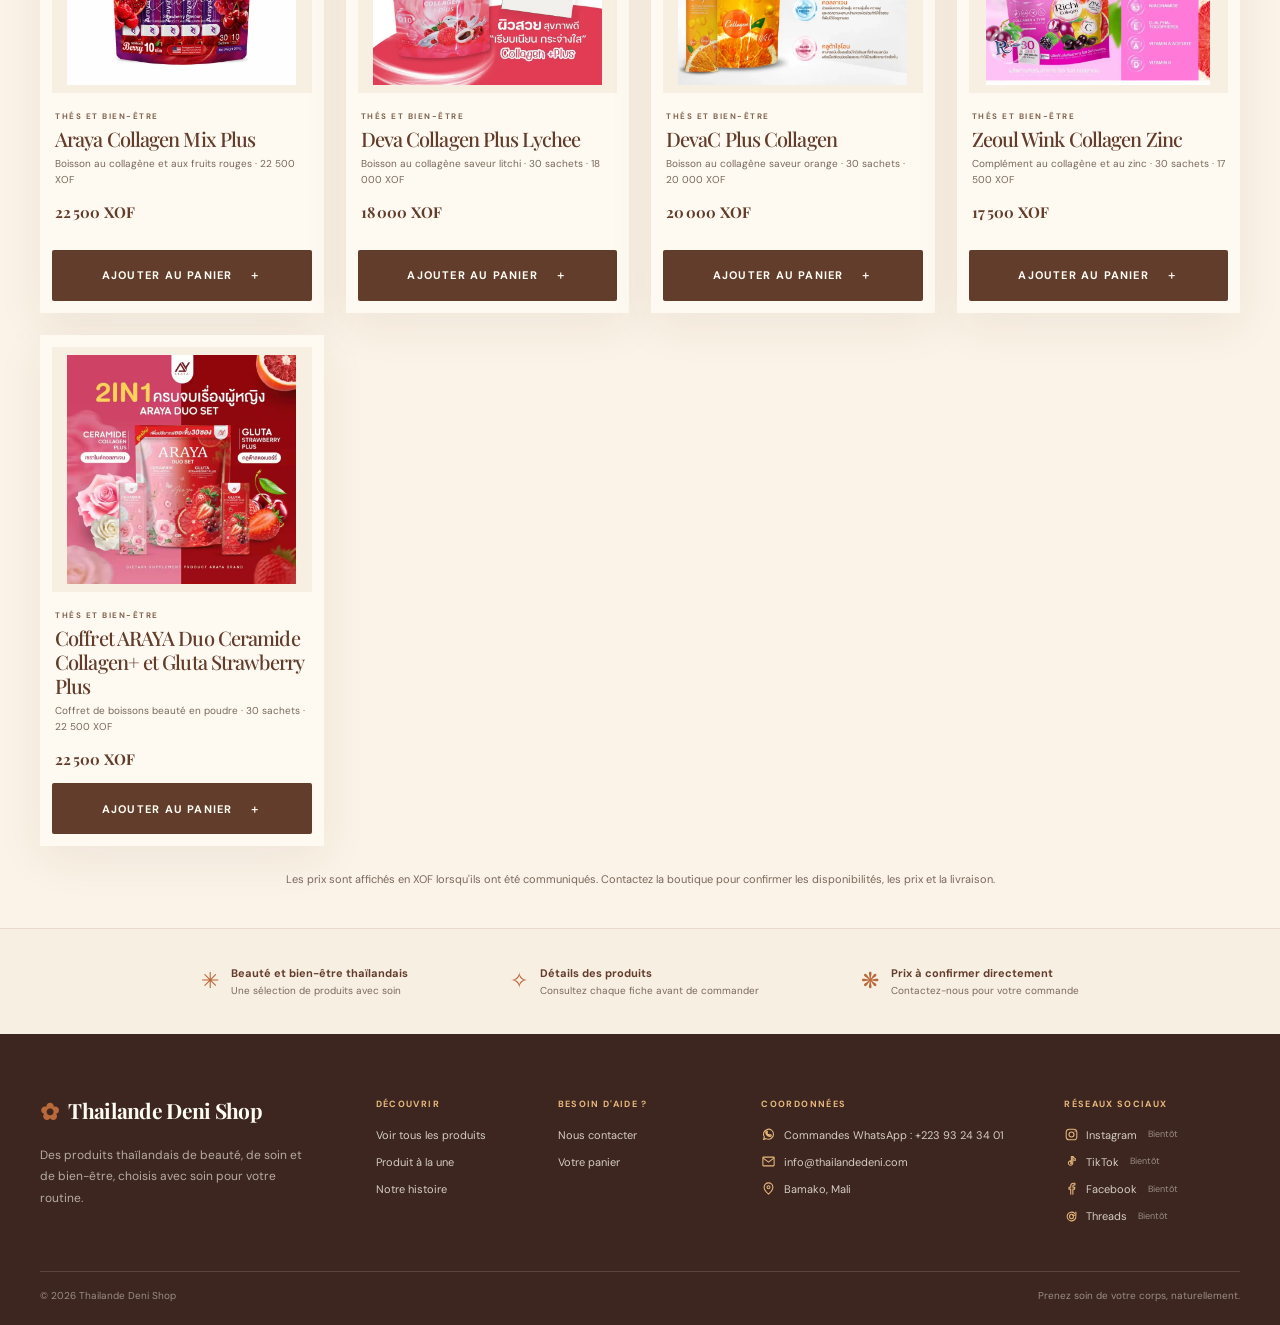
<file: shop.html>
<!doctype html>
<html lang="fr">
  <head>
    <meta charset="utf-8">
    <meta name="viewport" content="width=device-width, initial-scale=1">
    <meta name="description" content="Explore Thai beauty, skincare and wellness products selected by Thailande Deni Shop.">
    <title>Shop Thai beauty & wellness — Thailande Deni Shop</title>
    <link rel="icon" href="favicon-circle.png" type="image/png">
    <link rel="preconnect" href="https://fonts.googleapis.com">
    <link rel="preconnect" href="https://fonts.gstatic.com" crossorigin>
    <link href="https://fonts.googleapis.com/css2?family=DM+Sans:wght@400;500;600;700&family=Playfair+Display:wght@500;600;700&display=swap" rel="stylesheet">
    <link rel="stylesheet" href="styles.css">
    <script src="site.js" defer></script>
  </head>
  <body data-page="shop">
    <div id="site-header"></div>
    <main>
      <section class="page-hero shop-hero">
        <p class="eyebrow">BEAUTY & WELLNESS FROM THAILAND</p>
        <h1>Discover your<br><em>Thai beauty ritual.</em></h1>
        <p>A considered collection of Thai skincare, body care, teas and wellness finds. Explore the products and their details below.</p>
      </section>
      <section class="shop-layout">
        <div class="shop-toolbar">
          <label class="product-sort-control" for="product-sort">
            <span>Sort products</span>
            <select id="product-sort" name="product-sort">
              <option value="catalog">Catalog order</option>
              <option value="alphabetical">Alphabetical (A-Z)</option>
            </select>
          </label>
        </div>
        <div class="product-grid" id="product-grid" aria-live="polite"></div>
        <p class="catalog-note">Prices are shown only where provided, in XOF. Please contact the shop to confirm current availability, prices and shipping.</p>
      </section>
      <section class="shop-promise">
        <div><span aria-hidden="true">✳</span><p><strong>Thai beauty & wellness</strong><br>Curated product selection</p></div>
        <div><span aria-hidden="true">✧</span><p><strong>Product details</strong><br>Explore each item before ordering</p></div>
        <div><span aria-hidden="true">❋</span><p><strong>Prices confirmed directly</strong><br>Contact us about your order</p></div>
      </section>
    </main>
    <div id="site-footer"></div>
  </body>
</html>
</file>
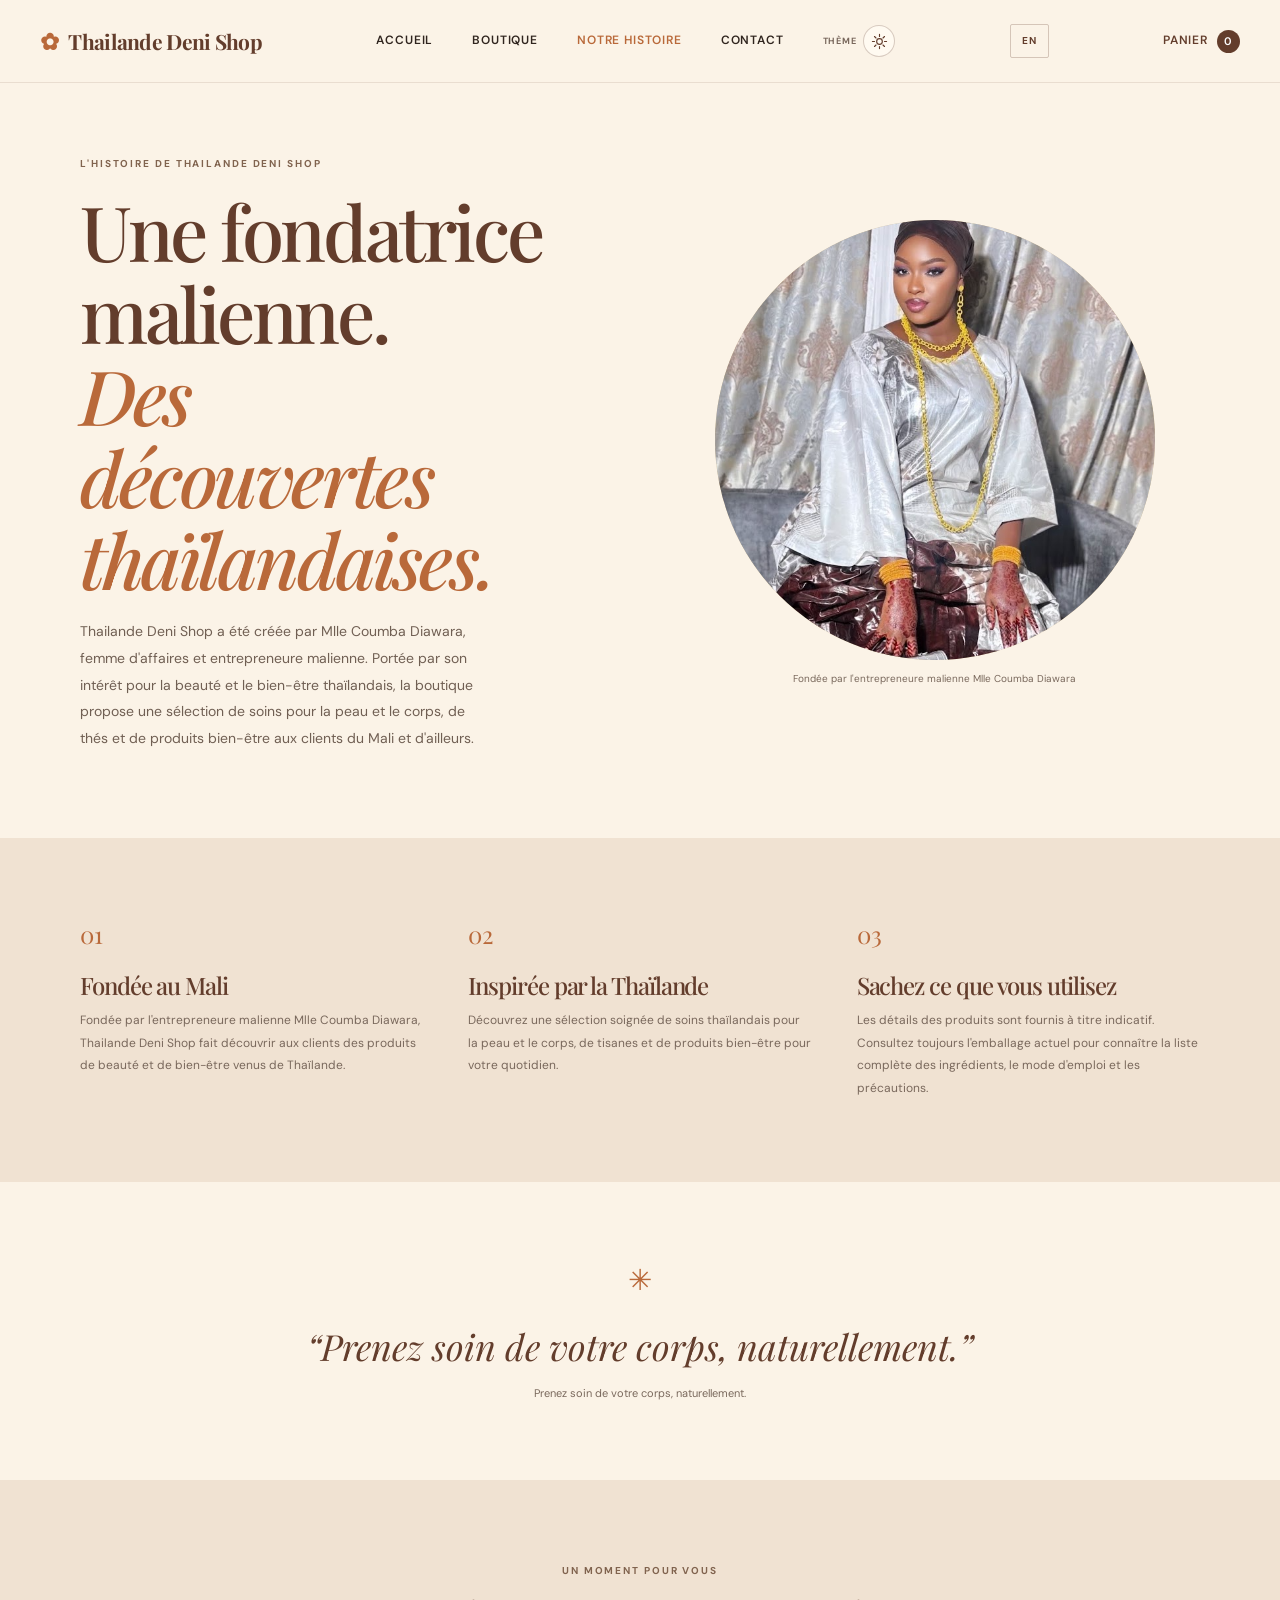
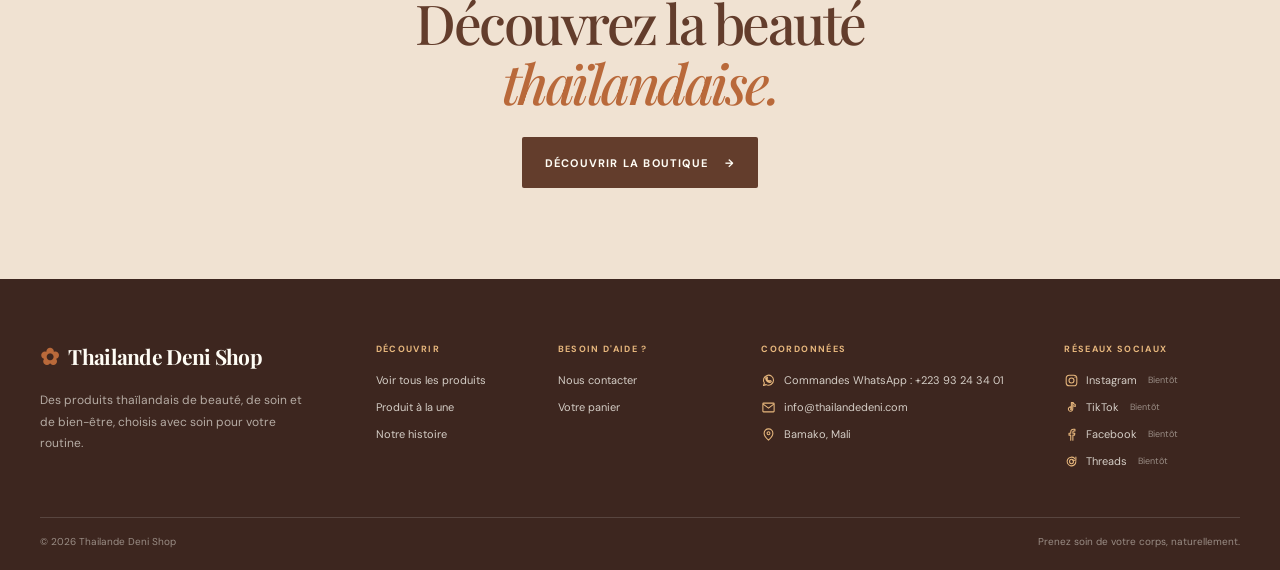
<file: story.html>
<!doctype html>
<html lang="fr">
  <head>
    <meta charset="utf-8">
    <meta name="viewport" content="width=device-width, initial-scale=1">
    <meta name="description" content="Meet Miss Coumba Diawara, the Malian businesswoman and entrepreneur who started Thailande Deni Shop.">
    <title>Our story — Thailande Deni Shop</title>
    <link rel="icon" href="favicon-circle.png" type="image/png">
    <link rel="preconnect" href="https://fonts.googleapis.com">
    <link rel="preconnect" href="https://fonts.gstatic.com" crossorigin>
    <link href="https://fonts.googleapis.com/css2?family=DM+Sans:wght@400;500;600;700&family=Playfair+Display:wght@500;600;700&display=swap" rel="stylesheet">
    <link rel="stylesheet" href="styles.css">
    <script src="site.js" defer></script>
  </head>
  <body data-page="story">
    <div id="site-header"></div>
    <main>
      <section class="story-hero">
        <div class="story-hero-copy">
          <p class="eyebrow">THE THAILANDE DENI SHOP STORY</p>
          <h1>A Malian founder.<br><em>A Thai discovery.</em></h1>
          <p>Thailande Deni Shop was started by Miss Coumba Diawara, a Malian businesswoman and entrepreneur. Built on her interest in Thai beauty and wellness, the shop brings a carefully selected range of skincare, body care, teas and wellness finds to customers in Mali and beyond.</p>
        </div>
        <div class="story-artwork">
          <div class="story-image image-frame"><img src="CREATOR.png" alt="Miss Coumba Diawara, Malian businesswoman and founder of Thailande Deni Shop" loading="lazy"></div>
          <p class="story-image-note">Founded by Malian entrepreneur Miss Coumba Diawara</p>
        </div>
      </section>
      <section class="story-values">
        <div class="story-value"><span class="story-number">01</span><h2>Founded in Mali</h2><p>Founded by Malian entrepreneur Miss Coumba Diawara, Thailande Deni Shop connects customers with beauty and wellness products from Thailand.</p></div>
        <div class="story-value"><span class="story-number">02</span><h2>Inspired by Thailand</h2><p>Discover a considered selection of Thai skincare, body care, herbal teas and wellness finds for your everyday routine.</p></div>
        <div class="story-value"><span class="story-number">03</span><h2>Know what you use</h2><p>Product details are shared as a guide. Always check the current packaging for the full ingredient list, directions, precautions and suitability.</p></div>
      </section>
      <section class="story-quote">
        <span aria-hidden="true">✳</span><blockquote>“Prenez soin de votre corps, naturellement.”</blockquote><p>Take care of your body, naturally.</p>
      </section>
      <section class="closing-cta"><p class="eyebrow">A MOMENT FOR YOU</p><h2>Discover the Thai<br><em>beauty collection.</em></h2><a class="button button-dark" href="shop.html">Explore the shop <span aria-hidden="true">→</span></a></section>
    </main>
    <div id="site-footer"></div>
  </body>
</html>
</file>
<file: styles.css>
:root {
  color-scheme: light;
  --cream: #f7f5eb;
  --paper: #fffdf6;
  --green: #123d2b;
  --green-dark: #0c3021;
  --green-soft: #e9eee4;
  --gold: #c99a3b;
  --gold-light: #ead9a6;
  --ink: #1d2b20;
  --muted: #73766a;
  --line: #e7e4d7;
  --surface-soft: #efeddf;
  --surface-raised: #f1efe3;
  --image-bg: #d7ce9e;
  --image-accent: #b6a95c;
  --eyebrow: #77745d;
  --body-muted: #686b60;
  --text-muted: #77776b;
  --text-subtle: #858578;
  --input-border: #dedbce;
  --input-background: rgba(255,253,246,.62);
  --header-border: rgba(18, 61, 43, .08);
  --header-control-border: rgba(18, 61, 43, .22);
  --focus-ring: rgba(201,154,59,.12);
  --image-stamp-border: rgba(234,217,166,.8);
  --image-stamp-shadow: rgba(18,61,43,.18);
  --image-stamp-text: #f2e8c9;
  --image-stamp-accent: #f1d16e;
  --image-caption-bg: rgba(255,253,246,.9);
  --ticker-text: #f7f3e5;
  --ticker-accent: #d7ba6e;
  --shadow-tint: rgba(35,47,27,.05);
  --serif: "Playfair Display", Georgia, serif;
  --sans: "DM Sans", Arial, sans-serif;
}

html[data-theme="saffron"] {
  --cream: #fbf3e7;
  --paper: #fffaf1;
  --green: #633d2c;
  --green-dark: #3d261f;
  --green-soft: #f1e4d4;
  --gold: #b9693a;
  --gold-light: #e7b77d;
  --ink: #30251f;
  --muted: #78675c;
  --line: #e9dacb;
  --surface-soft: #f0e2d2;
  --surface-raised: #f8efe3;
  --image-bg: #ddc69b;
  --image-accent: #bd8950;
  --eyebrow: #80634e;
  --body-muted: #705f53;
  --text-muted: #79685c;
  --text-subtle: #897a6d;
  --input-border: #e4d2c1;
  --input-background: rgba(255,250,241,.74);
  --header-border: rgba(99,61,44,.12);
  --header-control-border: rgba(99,61,44,.25);
  --focus-ring: rgba(185,105,58,.14);
  --image-stamp-border: rgba(231,183,125,.8);
  --image-stamp-shadow: rgba(61,38,31,.18);
  --image-stamp-text: #fff0d8;
  --image-stamp-accent: #f2c475;
  --image-caption-bg: rgba(255,250,241,.92);
  --ticker-text: #fff5e8;
  --ticker-accent: #efc579;
  --shadow-tint: rgba(69,43,29,.07);
}

html[data-theme="lotus"] {
  --cream: #f2f0f7;
  --paper: #fffdfd;
  --green: #48334f;
  --green-dark: #302339;
  --green-soft: #ebe5f0;
  --gold: #a75968;
  --gold-light: #dfb4aa;
  --ink: #2c2630;
  --muted: #766c78;
  --line: #e6dfe8;
  --surface-soft: #ebe7f0;
  --surface-raised: #f5f0f5;
  --image-bg: #d7c8db;
  --image-accent: #927282;
  --eyebrow: #78677a;
  --body-muted: #6f6572;
  --text-muted: #766c78;
  --text-subtle: #867b89;
  --input-border: #dcd3e0;
  --input-background: rgba(255,253,253,.76);
  --header-border: rgba(72,51,79,.12);
  --header-control-border: rgba(72,51,79,.24);
  --focus-ring: rgba(167,89,104,.14);
  --image-stamp-border: rgba(223,180,170,.82);
  --image-stamp-shadow: rgba(48,35,57,.2);
  --image-stamp-text: #f8eaf0;
  --image-stamp-accent: #f0c3b4;
  --image-caption-bg: rgba(255,253,253,.92);
  --ticker-text: #f8f2f8;
  --ticker-accent: #e8bec0;
  --shadow-tint: rgba(48,35,57,.07);
}

html[data-theme="dark"] {
  color-scheme: dark;
  --cream: #111713;
  --paper: #1b241e;
  --green: #c4d7c8;
  --green-dark: #090f0b;
  --green-soft: #2a382e;
  --gold: #e2bb68;
  --gold-light: #d7be82;
  --ink: #e7ece8;
  --muted: #a7b1a9;
  --line: #364239;
  --surface-soft: #202b23;
  --surface-raised: #18211b;
  --image-bg: #2a342c;
  --image-accent: #a3b98e;
  --eyebrow: #b7b69e;
  --body-muted: #bbc4bc;
  --text-muted: #a8b2aa;
  --text-subtle: #929e95;
  --input-border: #526055;
  --input-background: rgba(27,36,30,.82);
  --header-border: rgba(196,215,200,.12);
  --header-control-border: rgba(196,215,200,.34);
  --focus-ring: rgba(226,187,104,.2);
  --image-stamp-border: rgba(215,190,130,.72);
  --image-stamp-shadow: rgba(0,0,0,.32);
  --image-stamp-text: #e7ece8;
  --image-stamp-accent: #f0d17f;
  --image-caption-bg: rgba(17,23,19,.9);
  --ticker-text: #e7ece8;
  --ticker-accent: #e2bb68;
  --shadow-tint: rgba(0,0,0,.24);
}

* { box-sizing: border-box; }

html { scroll-behavior: smooth; }

body {
  margin: 0;
  background: var(--cream);
  color: var(--ink);
  font-family: var(--sans);
  font-size: 15px;
  line-height: 1.65;
  -webkit-font-smoothing: antialiased;
}

img { display: block; max-width: 100%; }
a { color: inherit; }
button, input, select, textarea { font: inherit; }
button, a { -webkit-tap-highlight-color: transparent; }

.skip-link {
  position: absolute;
  top: -50px;
  left: 16px;
  z-index: 20;
  padding: 10px 16px;
  background: var(--paper);
  color: var(--green);
}
.skip-link:focus { top: 12px; }

.site-header {
  position: relative;
  z-index: 5;
  border-bottom: 1px solid var(--header-border);
  background: var(--cream);
}
.header-inner {
  width: min(1240px, calc(100% - 80px));
  height: 82px;
  margin: 0 auto;
  display: flex;
  align-items: center;
  justify-content: space-between;
}
.wordmark {
  display: inline-flex;
  align-items: center;
  gap: 10px;
  color: var(--green);
  font-family: var(--serif);
  font-size: 21px;
  font-weight: 700;
  letter-spacing: -.7px;
  text-decoration: none;
}
.wordmark-flower { color: var(--gold); font-size: 23px; }
.primary-nav { display: flex; align-items: center; gap: 39px; }
.primary-nav a, .header-bag {
  color: var(--ink);
  font-size: 12px;
  font-weight: 600;
  letter-spacing: .07em;
  text-decoration: none;
  text-transform: uppercase;
}
.primary-nav a { transition: color .2s ease; }
.primary-nav a:hover, .primary-nav a[aria-current="page"] { color: var(--gold); }
.header-bag {
  display: inline-flex;
  align-items: center;
  gap: 9px;
  color: var(--green);
}
.language-toggle {
  min-width: 39px;
  height: 34px;
  padding: 0 8px;
  border: 1px solid var(--header-control-border);
  border-radius: 2px;
  background: transparent;
  color: var(--green);
  cursor: pointer;
  font-size: 10px;
  font-weight: 700;
  letter-spacing: .08em;
}
.language-toggle:hover { border-color: var(--gold); color: var(--gold); }
.theme-control { display: inline-flex; align-items: center; gap: 7px; color: var(--green); }
.theme-control-label { color: var(--muted); font-size: 9px; font-weight: 700; letter-spacing: .08em; text-transform: uppercase; }
.theme-option {
  display: grid;
  width: 32px;
  height: 32px;
  place-items: center;
  padding: 6px;
  border: 1px solid var(--header-control-border);
  border-radius: 50%;
  background: var(--paper);
  color: var(--green);
  cursor: pointer;
  transition: background .2s ease, color .2s ease, border-color .2s ease;
}
.theme-option svg { width: 17px; height: 17px; fill: none; stroke: currentColor; stroke-linecap: round; stroke-linejoin: round; stroke-width: 1.6; }
.theme-option:hover { border-color: var(--gold); }
.theme-option:focus-visible { outline: 2px solid var(--gold); outline-offset: 3px; }
.bag-count {
  display: inline-grid;
  width: 23px;
  height: 23px;
  place-items: center;
  border-radius: 50%;
  background: var(--green);
  color: white;
  font-size: 11px;
}
.menu-toggle {
  display: none;
  border: 0;
  background: transparent;
  color: var(--green);
  font-size: 23px;
}

.hero {
  position: relative;
  width: min(1240px, calc(100% - 80px));
  min-height: 650px;
  margin: 0 auto;
  display: grid;
  grid-template-columns: 1fr .91fr;
  align-items: center;
  gap: 74px;
  padding: 55px 0 74px;
}
.hero-copy { position: relative; z-index: 1; padding: 0 0 12px 4px; }
.eyebrow {
  margin: 0 0 19px;
  color: var(--eyebrow);
  font-size: 10px;
  font-weight: 700;
  letter-spacing: .19em;
  line-height: 1.5;
  text-transform: uppercase;
}
.eyebrow-line {
  display: inline-block;
  width: 28px;
  height: 1px;
  margin: 0 9px 3px 0;
  background: var(--gold);
}
h1, h2, h3, p { margin-top: 0; }
h1, h2 {
  color: var(--green);
  font-family: var(--serif);
  font-weight: 500;
  letter-spacing: -.045em;
  line-height: 1.08;
}
.hero h1 { margin-bottom: 23px; font-size: clamp(52px, 6.4vw, 84px); }
h1 em, h2 em { color: var(--gold); font-weight: 500; }
.hero-description {
  max-width: 440px;
  margin-bottom: 30px;
  color: var(--body-muted);
  font-size: 15px;
  line-height: 1.9;
}
.hero-actions { display: flex; align-items: center; gap: 27px; }
.button {
  min-height: 51px;
  display: inline-flex;
  align-items: center;
  justify-content: center;
  gap: 17px;
  padding: 0 22px;
  border: 1px solid transparent;
  border-radius: 2px;
  cursor: pointer;
  font-size: 11px;
  font-weight: 700;
  letter-spacing: .11em;
  text-decoration: none;
  text-transform: uppercase;
  transition: background .2s ease, color .2s ease, transform .2s ease;
}
.button:hover { transform: translateY(-2px); }
.button-dark { background: var(--green); color: #fffdf5; }
.button-dark:hover { background: var(--green-dark); }
.button-light { border-color: rgba(255,255,255,.55); background: transparent; color: white; }
.button-light:hover { background: white; color: var(--green); }
.text-link {
  display: inline-flex;
  align-items: center;
  gap: 9px;
  color: var(--green);
  font-size: 12px;
  font-weight: 700;
  text-decoration: none;
}
.text-link:hover { color: var(--gold); }
.hero-note {
  margin-top: 40px;
  color: var(--text-muted);
  font-size: 11px;
  font-weight: 600;
  letter-spacing: .08em;
  text-transform: uppercase;
}
.thai-mark { margin-right: 7px; color: var(--gold); font-size: 18px; vertical-align: -1px; }
.note-divider { margin: 0 7px; color: var(--gold); }
.hero-image {
  position: relative;
  width: 100%;
  height: auto;
  aspect-ratio: 1;
  overflow: hidden;
  border-radius: 24px;
  background: var(--image-bg);
  text-decoration: none;
}
.huile-jaune-image { aspect-ratio: 1; height: auto; border-radius: 24px; }
.image-frame { display: block; }
.image-frame img {
  width: 100%;
  height: 100%;
  object-fit: cover;
  object-position: center;
  transition: transform .6s cubic-bezier(.2,.7,.2,1);
}
.image-frame:hover img { transform: scale(1.025); }
.image-stamp {
  position: absolute;
  right: 24px;
  bottom: 52px;
  width: 98px;
  height: 98px;
  display: flex;
  flex-direction: column;
  align-items: center;
  justify-content: center;
  border: 1px solid var(--image-stamp-border);
  border-radius: 50%;
  background: var(--green);
  box-shadow: 0 0 0 5px var(--image-stamp-shadow);
  color: var(--image-stamp-text);
  font-size: 8px;
  letter-spacing: .1em;
  line-height: 1.55;
  text-align: center;
}
.image-stamp strong { color: var(--image-stamp-accent); font-size: 11px; }
.image-caption {
  position: absolute;
  right: 0;
  bottom: 0;
  left: 0;
  display: flex;
  justify-content: space-between;
  padding: 14px 18px;
  background: var(--image-caption-bg);
  color: var(--green);
  font-size: 11px;
  font-weight: 600;
  letter-spacing: .05em;
}
.hero-ornament {
  position: absolute;
  right: -57px;
  bottom: 66px;
  color: var(--gold-light);
  font-size: 82px;
  line-height: 1;
}

.ticker {
  min-height: 62px;
  display: flex;
  align-items: center;
  justify-content: center;
  gap: clamp(18px, 4vw, 55px);
  overflow: hidden;
  background: var(--green);
  color: var(--ticker-text);
  font-size: 9px;
  font-weight: 700;
  letter-spacing: .17em;
  white-space: nowrap;
}
.ticker i { color: var(--ticker-accent); font-size: 15px; font-style: normal; }

.section { width: min(1120px, calc(100% - 80px)); margin: 0 auto; }
.product-intro {
  display: grid;
  grid-template-columns: .9fr .7fr;
  align-items: center;
  column-gap: 55px;
  padding-top: 116px;
  padding-bottom: 120px;
}
.section-heading h2, .ingredient-copy h2, .ritual-copy h2, .how-to-heading h2 {
  margin-bottom: 0;
  font-size: clamp(38px, 4.2vw, 54px);
}
.product-intro-copy { align-self: center; padding-top: 21px; }
.product-intro-copy p, .ingredient-copy > p:not(.eyebrow) {
  margin-bottom: 22px;
  color: var(--body-muted);
  font-size: 13px;
  line-height: 1.9;
}
.ritual-band {
  position: relative;
  min-height: 400px;
  display: grid;
  grid-template-columns: 1fr;
  overflow: hidden;
  background: var(--green);
}
.ritual-copy { justify-self: center; align-self: center; max-width: 720px; padding: 80px 28px; text-align: center; }
.eyebrow-light { color: #e2d4a9; }
.ritual-copy h2 { margin-bottom: 20px; color: #fffdf5; }
.ritual-copy h2 em { color: #e7cb78; }
.ritual-copy > p:not(.eyebrow) { margin-bottom: 25px; color: rgba(255,253,245,.75); font-size: 13px; line-height: 1.9; }
.ritual-flower { position: absolute; right: 34px; bottom: 8px; color: rgba(225,206,140,.18); font-size: 105px; }

.ingredient-section {
  display: grid;
  grid-template-columns: 1fr 1fr;
  gap: 12%;
  padding-top: 123px;
  padding-bottom: 122px;
}
.ingredient-copy > p:not(.eyebrow) { max-width: 415px; margin-top: 21px; }
.ingredient-copy .text-link { margin-top: 1px; }
.ingredient-list {
  display: grid;
  grid-template-columns: 1fr 1fr;
  align-content: center;
  gap: 0 23px;
  padding-top: 20px;
}
.ingredient-list span {
  position: relative;
  padding: 15px 0 15px 20px;
  border-bottom: 1px solid var(--line);
  color: var(--green);
  font-family: var(--serif);
  font-size: 15px;
}
.ingredient-list span::before { position: absolute; left: 0; color: var(--gold); content: "✳"; font-size: 10px; }
.ingredient-list span:last-child { grid-column: span 2; }

.closing-cta, .product-last-cta {
  padding: 83px 20px 91px;
  background: var(--surface-soft);
  text-align: center;
}
.home-collection { padding: 85px 20px; background: var(--surface-raised); text-align: center; }
.home-collection h2 { margin-bottom: 16px; font-size: clamp(38px, 4.7vw, 55px); }
.home-collection > p:not(.eyebrow) { max-width: 520px; margin: 0 auto 25px; color: var(--body-muted); font-size: 13px; line-height: 1.9; }
.home-gallery-section { width: min(1240px, calc(100% - 80px)); margin: 0 auto; padding: 82px 0 86px; }
.home-gallery-heading { display: flex; justify-content: space-between; align-items: end; gap: 24px; margin-bottom: 25px; }
.home-gallery-heading .eyebrow { margin-bottom: 8px; }
.home-gallery-heading h2 { margin: 0; font-size: clamp(36px, 4.2vw, 49px); }
.home-gallery-controls { display: flex; gap: 9px; }
.gallery-arrow { display: grid; width: 43px; height: 43px; place-items: center; border: 1px solid var(--line); background: var(--paper); color: var(--green); cursor: pointer; font-size: 19px; transition: background .2s ease, color .2s ease, border-color .2s ease; }
.gallery-arrow:hover:not(:disabled) { border-color: var(--green); background: var(--green); color: var(--paper); }
.gallery-arrow:disabled { cursor: default; opacity: .4; }
.home-product-track { display: flex; gap: 19px; overflow-x: auto; padding: 3px 2px 18px; scroll-behavior: smooth; scroll-snap-type: x mandatory; scrollbar-color: var(--gold-light) var(--surface-soft); scrollbar-width: thin; }
.home-product-card { flex: 0 0 calc((100% - 57px) / 4); min-width: 0; overflow: hidden; background: var(--paper); box-shadow: 0 12px 45px var(--shadow-tint); scroll-snap-align: start; }
.home-product-image { display: block; height: 245px; overflow: hidden; background: var(--surface-raised); }
.home-product-image img { width: 100%; height: 100%; padding: 9px; object-fit: contain; transition: transform .4s ease; }
.home-product-image:hover img { transform: scale(1.04); }
.home-product-info { padding: 15px 16px 18px; }
.home-product-info .eyebrow { margin-bottom: 5px; font-size: 8px; }
.home-product-info h3 { margin: 0 0 5px; font-family: var(--serif); font-size: 19px; line-height: 1.25; }
.home-product-info h3 a { text-decoration: none; }
.home-product-info > p:not(.eyebrow) { min-height: 35px; margin-bottom: 8px; color: var(--muted); font-size: 10px; line-height: 1.6; }
.home-product-info > strong { color: var(--green); font-size: 11px; }
.home-gallery-link { display: block; width: fit-content; margin: 19px 0 0 auto; }
.founder-section {
  width: min(1120px, calc(100% - 80px));
  margin: 0 auto;
  display: grid;
  grid-template-columns: .9fr 1fr;
  align-items: center;
  gap: 10%;
  padding: 95px 0;
}
.founder-image { height: 480px; overflow: hidden; background: var(--surface-soft); }
.founder-image img { width: 100%; height: 100%; object-fit: cover; object-position: center 30%; }
.founder-copy h2 { margin-bottom: 19px; font-size: clamp(38px, 4.2vw, 52px); }
.founder-copy > p:not(.eyebrow) { max-width: 450px; margin-bottom: 21px; color: var(--body-muted); font-size: 13px; line-height: 1.9; }
.reviews-section { padding: 82px max(40px, calc((100% - 1120px) / 2)) 90px; background: var(--surface-raised); }
.reviews-heading { max-width: 580px; margin: 0 auto 34px; text-align: center; }
.reviews-heading h2 { margin-bottom: 13px; font-size: clamp(38px, 4.7vw, 55px); }
.reviews-heading > p:last-child { margin: 0; color: var(--text-muted); font-size: 12px; line-height: 1.8; }
.review-grid { display: grid; grid-template-columns: repeat(3, minmax(0, 1fr)); gap: 18px; }
.review-card { padding: 24px; background: var(--paper); box-shadow: 0 12px 45px var(--shadow-tint); }
.review-stars { margin-bottom: 14px; color: var(--gold); font-size: 14px; letter-spacing: .12em; }
.review-card blockquote { min-height: 58px; margin: 0 0 20px; color: var(--ink); font-family: var(--serif); font-size: 18px; line-height: 1.5; }
.review-author { display: flex; align-items: center; gap: 10px; margin: 0; color: var(--green); font-size: 11px; font-weight: 700; }
.review-author > span:first-child { display: grid; width: 34px; height: 34px; place-items: center; border-radius: 50%; background: var(--green-soft); color: var(--green); font-family: var(--serif); font-size: 15px; }
.review-author small { display: block; margin-top: 2px; color: var(--text-subtle); font-size: 9px; font-weight: 500; }
.closing-cta h2, .product-last-cta h2 { margin-bottom: 25px; font-size: clamp(38px, 4.7vw, 55px); }
.closing-cta .eyebrow, .product-last-cta .eyebrow { margin-bottom: 15px; }

.site-footer { background: var(--green-dark); color: rgba(255,253,245,.78); }
.footer-main {
  width: min(1240px, calc(100% - 80px));
  margin: 0 auto;
  display: grid;
  grid-template-columns: 1.4fr .7fr .8fr 1.25fr .8fr;
  gap: 28px;
  padding: 58px 0 46px;
}
.footer-brand .wordmark { margin-bottom: 15px; color: #fffdf5; }
.footer-brand p { max-width: 270px; margin-bottom: 0; color: rgba(255,253,245,.62); font-size: 12px; line-height: 1.8; }
.footer-heading { margin: 5px 0 14px; color: var(--gold-light); font-size: 9px; font-weight: 700; letter-spacing: .15em; text-transform: uppercase; }
.footer-links { display: grid; gap: 9px; }
.footer-links a { display: flex; align-items: center; gap: 8px; color: rgba(255,253,245,.78); font-size: 11px; text-decoration: none; }
.footer-links a:hover { color: var(--gold-light); }
.footer-links > span { color: rgba(255,253,245,.78); font-size: 11px; }
.footer-contact-location { display: flex; align-items: center; gap: 8px; }
.footer-icon { width: 15px; height: 15px; flex: 0 0 15px; fill: none; stroke: var(--gold-light); stroke-linecap: round; stroke-linejoin: round; stroke-width: 1.7; }
.footer-icon-dot { fill: var(--gold-light); stroke: none; }
.social-placeholders small { margin-left: 4px; color: rgba(255,253,245,.48); font-size: 9px; }
.social-placeholders > span { display: flex; align-items: center; gap: 7px; }
.footer-bottom {
  width: min(1240px, calc(100% - 80px));
  margin: 0 auto;
  display: flex;
  justify-content: space-between;
  padding: 16px 0 20px;
  border-top: 1px solid rgba(255,255,255,.14);
  color: rgba(255,253,245,.48);
  font-size: 10px;
}

.page-hero { padding: 86px 20px 81px; text-align: center; }
.page-hero .eyebrow { margin-bottom: 17px; }
.page-hero h1, .story-hero h1, .contact-intro h1 {
  margin-bottom: 18px;
  font-size: clamp(48px, 6.5vw, 76px);
}
.page-hero > p:last-child { max-width: 500px; margin: 0 auto; color: var(--body-muted); font-size: 14px; line-height: 1.9; }
.shop-hero { background: var(--surface-raised); }
.shop-layout {
  width: min(1240px, calc(100% - 80px));
  margin: 0 auto;
  padding: 68px 0 40px;
}
.shop-toolbar { display: flex; justify-content: flex-end; margin-bottom: 20px; }
.product-sort-control { display: flex; align-items: center; gap: 12px; color: var(--body-muted); font-size: 11px; }
.product-sort-control select {
  appearance: none;
  min-height: 42px;
  padding: 0 40px 0 12px;
  border: 1px solid var(--input-border);
  border-radius: 0;
  background-color: var(--paper);
  background-image:
    linear-gradient(45deg, transparent 50%, var(--body-muted) 50%),
    linear-gradient(135deg, var(--body-muted) 50%, transparent 50%);
  background-position: calc(100% - 17px) 50%, calc(100% - 12px) 50%;
  background-repeat: no-repeat;
  background-size: 5px 5px;
  color: var(--ink);
}
.product-sort-control select:focus { border-color: var(--gold); box-shadow: 0 0 0 2px var(--focus-ring); outline: none; }
.product-grid { display: grid; grid-template-columns: repeat(4, minmax(0, 1fr)); gap: 22px; }
.catalog-card { min-width: 0; padding: 12px; background: var(--paper); box-shadow: 0 12px 45px var(--shadow-tint); }
.catalog-card-image { height: 245px; display: block; overflow: hidden; background: var(--surface-raised); }
.catalog-card-image img { width: 100%; height: 100%; object-fit: contain; padding: 8px; transition: transform .4s ease; }
.catalog-card-image:hover img { transform: scale(1.035); }
.catalog-card-image.huile-jaune-image { aspect-ratio: 1; height: auto; border-radius: 18px; }
.huile-jaune-image img { object-fit: cover; padding: 0; background: transparent; }
.catalog-card-info { min-height: 157px; padding: 17px 3px 12px; }
.catalog-card-info .eyebrow { margin-bottom: 5px; font-size: 8px; }
.catalog-card-info h2 { margin: 0 0 5px; font-size: 20px; line-height: 1.2; }
.catalog-card-info h2 a { text-decoration: none; }
.catalog-card-info > p:not(.eyebrow) { min-height: 35px; margin-bottom: 9px; color: var(--muted); font-size: 10px; line-height: 1.6; }
.catalog-card-info .shop-price { display: block; padding: 0; font-size: 15px; }
.catalog-note { margin: 24px 0 0; color: var(--text-muted); font-size: 11px; text-align: center; }
.shop-aside h2 { margin-bottom: 19px; font-size: 48px; }
.shop-aside > p:not(.eyebrow) { max-width: 310px; color: var(--body-muted); font-size: 13px; line-height: 1.9; }
.shop-aside-note { display: flex; align-items: center; gap: 14px; margin-top: 32px; color: var(--gold); }
.shop-aside-note > span:first-child { font-size: 27px; }
.shop-aside-note > span:last-child { color: var(--text-muted); font-size: 11px; line-height: 1.8; }
.shop-aside-note strong { color: var(--green); }
.shop-card { padding: 16px 16px 19px; background: var(--paper); box-shadow: 0 12px 45px var(--shadow-tint); }
.shop-card-image { position: relative; height: 370px; display: block; overflow: hidden; background: var(--image-bg); }
.shop-card-info { display: flex; justify-content: space-between; gap: 16px; padding: 20px 3px 18px; }
.shop-card-info .eyebrow { margin-bottom: 5px; font-size: 8px; }
.shop-card-info h2 { margin: 0 0 1px; font-size: 24px; }
.shop-card-info h2 a { text-decoration: none; }
.shop-card-info p:not(.eyebrow) { margin-bottom: 0; color: var(--muted); font-size: 11px; }
.shop-price { padding-top: 15px; color: var(--green); font-family: var(--serif); font-size: 18px; }
.button-wide { width: 100%; }
.shop-note { margin: 12px 0 0; color: var(--text-subtle); font-size: 10px; text-align: center; }
.shop-promise {
  display: flex;
  justify-content: center;
  gap: clamp(36px, 8vw, 110px);
  padding: 34px 20px;
  border-top: 1px solid var(--line);
  background: var(--surface-raised);
}
.shop-promise > div { display: flex; align-items: center; gap: 12px; }
.shop-promise > div > span { color: var(--gold); font-size: 22px; }
.shop-promise p { margin: 0; color: var(--text-muted); font-size: 10px; line-height: 1.7; }
.shop-promise strong { color: var(--green); font-size: 11px; }

.breadcrumb {
  width: min(1120px, calc(100% - 80px));
  margin: 24px auto 0;
  display: flex;
  gap: 10px;
  color: var(--text-subtle);
  font-size: 10px;
}
.breadcrumb a { color: var(--green); text-decoration: none; }
.product-not-found { width: min(1120px, calc(100% - 80px)); min-height: 45vh; margin: 0 auto; display: grid; align-content: center; justify-items: start; padding: 70px 0; }
.product-not-found h1 { margin-bottom: 24px; font-size: clamp(42px, 5vw, 60px); }
.product-detail {
  width: min(1120px, calc(100% - 80px));
  margin: 26px auto 0;
  display: grid;
  grid-template-columns: 1fr .8fr;
  align-items: center;
  gap: 10%;
  padding-bottom: 98px;
}
.product-detail-visuals { min-width: 0; display: grid; align-content: start; gap: 12px; }
.product-detail-image {
  position: relative;
  height: 590px;
  overflow: hidden;
  background: var(--image-bg);
}
.product-detail-image.huile-jaune-image { aspect-ratio: 1; height: auto; border-radius: 24px; }
.product-detail-gallery { display: grid; grid-template-columns: repeat(3, minmax(0, 1fr)); gap: 9px; }
.product-detail-gallery img { width: 100%; aspect-ratio: 1; object-fit: cover; border-radius: 10px; background: var(--surface-raised); }
.product-detail-copy { padding: 18px 0; }
.product-detail-copy h1 { margin: 0; overflow-wrap: anywhere; font-size: clamp(42px, 4vw, 58px); }
.product-subtitle { margin: 8px 0 16px; color: var(--text-muted); font-family: var(--serif); font-size: 17px; }
.product-price { display: inline; margin: 0; color: var(--green); font-family: var(--serif); font-size: 23px; }
.price-note { display: inline; margin-left: 9px; color: var(--text-subtle); font-size: 9px; }
.product-lede { margin: 22px 0 24px; color: var(--body-muted); font-size: 13px; line-height: 1.9; }
.product-buy-row { display: flex; align-items: center; gap: 10px; }
.quantity-label { position: absolute; width: 1px; height: 1px; overflow: hidden; clip: rect(0,0,0,0); white-space: nowrap; }
.quantity-input { width: 58px; height: 51px; padding: 0 8px; border: 1px solid var(--input-border); background: transparent; color: var(--green); text-align: center; }
.product-buy-row .button { flex: 1; }
.product-origin { margin: 19px 0 24px; color: var(--text-muted); font-size: 10px; font-weight: 600; letter-spacing: .06em; text-transform: uppercase; }
.product-origin > span:first-child { color: var(--gold); font-size: 15px; }
.product-accordion { padding-top: 18px; border-top: 1px solid var(--line); }
.product-accordion h2 { margin-bottom: 7px; font-family: var(--sans); font-size: 11px; font-weight: 700; letter-spacing: .06em; }
.product-accordion p { margin-bottom: 0; color: var(--text-muted); font-size: 11px; line-height: 1.8; }
.product-accordion ul { margin: 0; padding-left: 18px; color: var(--text-muted); font-size: 11px; line-height: 1.8; }
.product-detail-image img { object-fit: contain; padding: 12px; background: var(--surface-raised); }
.product-detail-image.huile-jaune-image img { object-fit: cover; padding: 0; background: transparent; }
.how-to-section {
  display: grid;
  grid-template-columns: .75fr 1fr;
  gap: 12%;
  padding: 90px max(40px, calc((100% - 1120px) / 2));
  background: var(--surface-soft);
}
.how-to-heading h2 { font-size: 46px; }
.how-to-steps { display: grid; gap: 0; }
.how-to-step { display: grid; grid-template-columns: 54px 1fr; gap: 12px; padding: 17px 0; border-bottom: 1px solid var(--line); }
.how-to-step:first-child { padding-top: 0; }
.how-to-step > span { color: var(--gold); font-family: var(--serif); font-size: 21px; }
.how-to-step h3 { margin-bottom: 4px; color: var(--green); font-family: var(--serif); font-size: 19px; font-weight: 600; }
.how-to-step p { max-width: 400px; margin-bottom: 0; color: var(--text-muted); font-size: 12px; line-height: 1.8; }
.safety-note { width: min(1120px, calc(100% - 80px)); margin: 28px auto; padding: 17px 20px; border-left: 2px solid var(--gold); background: var(--surface-raised); }
.safety-note strong { color: var(--green); font-size: 11px; }
.safety-note p { margin: 3px 0 0; color: var(--text-muted); font-size: 10px; line-height: 1.8; }
.product-last-cta { margin-top: 65px; }

.story-hero {
  width: min(1120px, calc(100% - 80px));
  margin: 0 auto;
  display: grid;
  grid-template-columns: .9fr 1fr;
  align-items: center;
  gap: 10%;
  padding: 73px 0 87px;
}
.story-hero-copy > p:last-child { max-width: 410px; margin-bottom: 0; color: var(--body-muted); font-size: 14px; line-height: 1.9; }
.story-artwork { width: min(100%, 440px); margin: 0 auto; }
.story-image { width: 100%; aspect-ratio: 1; overflow: hidden; border-radius: 50%; background: var(--image-bg); }
.story-image img { object-position: center 18%; }
.story-image-note { margin: 11px 0 0; color: var(--text-muted); font-size: 10px; text-align: center; }
.story-values {
  display: grid;
  grid-template-columns: repeat(3, 1fr);
  gap: 45px;
  padding: 77px max(40px, calc((100% - 1120px) / 2)) 82px;
  background: var(--surface-soft);
}
.story-number { display: block; margin-bottom: 18px; color: var(--gold); font-family: var(--serif); font-size: 24px; }
.story-value h2 { margin-bottom: 10px; font-size: 24px; }
.story-value p { margin-bottom: 0; color: var(--text-muted); font-size: 12px; line-height: 1.9; }
.story-quote { padding: 75px 20px 78px; color: var(--green); text-align: center; }
.story-quote > span { color: var(--gold); font-size: 29px; }
.story-quote blockquote { margin: 12px 0 8px; font-family: var(--serif); font-size: clamp(23px, 3.1vw, 36px); font-style: italic; }
.story-quote p { margin: 0; color: var(--text-muted); font-size: 11px; }

.contact-layout {
  width: min(1040px, calc(100% - 80px));
  margin: 0 auto;
  display: grid;
  grid-template-columns: .8fr 1fr;
  gap: 14%;
  padding: 86px 0 100px;
}
.contact-intro h1 { font-size: clamp(59px, 7vw, 79px); }
.contact-intro > p:not(.eyebrow) { max-width: 340px; color: var(--body-muted); font-size: 14px; line-height: 1.9; }
.contact-aside { display: flex; gap: 12px; max-width: 340px; margin-top: 35px; padding-top: 21px; border-top: 1px solid var(--line); }
.contact-aside > span { color: var(--gold); font-size: 20px; }
.contact-aside p { margin: 0; color: var(--text-muted); font-size: 11px; line-height: 1.8; }
.contact-details { margin-top: 29px; padding-top: 21px; border-top: 1px solid var(--line); }
.contact-details h2 { margin-bottom: 13px; color: var(--green); font-family: var(--sans); font-size: 12px; letter-spacing: .04em; }
.contact-details p { display: grid; gap: 2px; margin: 0 0 12px; color: var(--text-muted); font-size: 11px; line-height: 1.6; }
.contact-details strong { color: var(--green); font-size: 10px; }
.contact-details a { width: fit-content; color: var(--green); text-decoration-color: var(--gold); text-underline-offset: 3px; }
.contact-form { display: grid; grid-template-columns: 1fr; gap: 9px; }
.contact-form label { margin-top: 9px; color: var(--green); font-size: 10px; font-weight: 700; letter-spacing: .08em; }
.contact-form input, .contact-form select, .contact-form textarea {
  width: 100%;
  min-height: 47px;
  padding: 12px;
  border: 1px solid var(--input-border);
  border-radius: 0;
  outline: none;
  background: var(--input-background);
  color: var(--ink);
  font-size: 12px;
}
.contact-form input:focus, .contact-form select:focus, .contact-form textarea:focus { border-color: var(--gold); box-shadow: 0 0 0 2px var(--focus-ring); }
.contact-form textarea { resize: vertical; }
.contact-form .button { justify-self: start; margin-top: 7px; }
.form-note { margin: 2px 0 0; color: var(--text-subtle); font-size: 10px; }
.form-status { min-height: 20px; margin: 0; color: var(--green); font-size: 11px; }
.contact-bottom { display: flex; justify-content: space-between; align-items: center; padding: 29px max(40px, calc((100% - 1040px) / 2)); background: var(--surface-soft); }
.contact-bottom .eyebrow { margin: 0; }

.cart-main { width: min(980px, calc(100% - 80px)); min-height: 55vh; margin: 0 auto; padding: 73px 0 100px; }
.cart-heading { padding-bottom: 25px; border-bottom: 1px solid var(--line); }
.cart-heading .eyebrow { margin-bottom: 10px; }
.cart-heading h1 { margin: 0; font-size: 43px; }
.cart-heading-count { margin-left: 9px; color: var(--gold); font-family: var(--sans); font-size: 14px; letter-spacing: 0; vertical-align: 7px; }
.cart-empty { padding: 70px 20px; text-align: center; }
.cart-empty > span { color: var(--gold); font-size: 35px; }
.cart-empty h2 { margin: 12px 0; font-size: 29px; }
.cart-empty p { margin-bottom: 22px; color: var(--text-muted); font-size: 12px; }
.cart-row { display: grid; grid-template-columns: 135px 1fr auto; gap: 25px; align-items: center; padding: 24px 0; border-bottom: 1px solid var(--line); }
.cart-row-image { width: 135px; height: 145px; overflow: hidden; background: var(--image-bg); }
.cart-row-image img { width: 100%; height: 100%; object-fit: cover; }
.cart-row-info h2 { margin-bottom: 3px; font-size: 24px; }
.cart-row-info p { margin-bottom: 13px; color: var(--text-muted); font-size: 11px; }
.cart-row-controls { display: flex; align-items: center; gap: 9px; }
.cart-row-controls button { width: 30px; height: 30px; border: 1px solid var(--line); background: transparent; color: var(--green); cursor: pointer; }
.cart-row-controls button:hover { border-color: var(--green); }
.cart-row-controls .remove-item { width: auto; margin-left: 9px; border: 0; color: var(--text-subtle); font-size: 10px; text-decoration: underline; }
.cart-row-price { align-self: start; padding-top: 9px; color: var(--green); font-family: var(--serif); font-size: 17px; }
.cart-summary { display: grid; grid-template-columns: 1fr auto; gap: 11px; padding: 24px 0 0; }
.cart-summary p { margin: 0; color: var(--text-muted); font-size: 12px; }
.cart-summary strong { color: var(--green); font-family: var(--serif); font-size: 18px; }
.cart-checkout { grid-column: 1 / -1; justify-self: end; margin-top: 12px; }
.cart-disclaimer { grid-column: 1 / -1; justify-self: end; max-width: 440px; margin: 0; color: var(--text-subtle); font-size: 10px; text-align: right; }
.cart-order-form { grid-column: 1 / -1; display: grid; grid-template-columns: 1fr 1fr; gap: 10px; margin-top: 13px; padding: 17px; background: var(--surface-soft); }
.cart-order-form[hidden] { display: none; }
.cart-order-form label { display: grid; gap: 5px; color: var(--green); font-size: 10px; font-weight: 700; }
.cart-order-form input { width: 100%; height: 41px; padding: 9px; border: 1px solid var(--input-border); background: var(--paper); }
.cart-order-form button { grid-column: 1 / -1; justify-self: end; }

:focus-visible { outline: 2px solid var(--gold); outline-offset: 3px; }

@media (max-width: 900px) {
  .header-inner, .hero, .footer-main, .footer-bottom { width: min(100% - 48px, 720px); }
  .primary-nav { gap: 19px; }
  .ticker { gap: 18px; }
  .ticker span:nth-of-type(n+3), .ticker i:nth-of-type(n+3) { display: none; }
  .hero-ornament { right: 0; }
  .hero { min-height: 570px; grid-template-columns: 1fr .88fr; gap: 34px; }
  .hero h1 { font-size: clamp(48px, 7vw, 68px); }
  .section, .shop-layout, .product-detail, .story-hero, .founder-section { width: min(100% - 48px, 720px); }
  .product-intro { grid-template-columns: .85fr 1fr; gap: 30px; }
  .product-intro-copy { padding: 0; }
  .ingredient-section { gap: 8%; }
  .shop-layout { grid-template-columns: .75fr 1fr; gap: 7%; }
  .product-grid { grid-template-columns: repeat(3, minmax(0, 1fr)); gap: 16px; }
  .catalog-card-image { height: 220px; }
  .shop-card-image { height: 310px; }
  .product-detail { gap: 7%; }
  .product-detail-image { height: 500px; }
  .story-hero { gap: 7%; }
  .contact-layout { width: min(100% - 48px, 720px); gap: 8%; }
  .shop-promise { gap: 25px; }
  .footer-main { grid-template-columns: repeat(2, minmax(0, 1fr)); }
  .home-gallery-section { width: min(100% - 48px, 720px); }
  .home-product-card { flex-basis: calc((100% - 38px) / 3); }
  .home-product-image { height: 220px; }
}

@media (min-width: 901px) and (max-width: 1296px) {
  .hero-ornament { right: -15px; }
}

@media (min-width: 641px) and (max-width: 800px) {
  .header-inner { width: calc(100% - 36px); }
  .primary-nav { gap: 9px; }
  .primary-nav a { font-size: 9px; }
  .theme-control-label { display: none; }
  .theme-option { width: 27px; height: 27px; padding: 4px; }
  .theme-option svg { width: 16px; height: 16px; }
}

@media (max-width: 640px) {
  body { font-size: 14px; }
  .header-inner { width: calc(100% - 36px); height: 69px; }
  .wordmark { font-size: 19px; }
  .wordmark-flower { font-size: 21px; }
  .menu-toggle { display: inline-block; order: 3; cursor: pointer; }
  .language-toggle { order: 2; }
  .header-bag { margin-left: auto; margin-right: 17px; font-size: 10px; }
  .primary-nav {
    position: absolute;
    top: 68px;
    right: 0;
    left: 0;
    display: none;
    padding: 18px 22px 22px;
    border-bottom: 1px solid var(--line);
    background: var(--cream);
  }
  .primary-nav.is-open { display: grid; gap: 0; }
  .primary-nav a { padding: 13px 0; border-bottom: 1px solid var(--line); }
  .primary-nav .theme-control { padding-top: 15px; }
  .reviews-section { padding: 65px 20px; }
  .review-grid { grid-template-columns: 1fr; gap: 12px; }
  .review-card { padding: 20px; }
  .review-card blockquote { min-height: 0; }
  .home-gallery-section { width: calc(100% - 40px); padding: 65px 0; }
  .home-gallery-heading { align-items: center; }
  .home-gallery-heading h2 { font-size: 34px; }
  .home-gallery-controls { gap: 6px; }
  .gallery-arrow { width: 36px; height: 36px; }
  .home-product-track { gap: 12px; margin-right: -20px; padding-right: 20px; }
  .home-product-card { flex-basis: min(72%, 270px); }
  .home-product-image { height: min(68vw, 240px); }
  .hero { width: calc(100% - 40px); min-height: 0; grid-template-columns: 1fr; gap: 31px; padding: 62px 0 53px; }
  .hero-copy { padding-left: 0; }
  .hero h1 { font-size: clamp(53px, 15vw, 72px); }
  .hero-description { max-width: 400px; font-size: 13px; }
  .hero-note { margin-top: 27px; }
  .hero-ornament { right: -16px; bottom: 39px; font-size: 53px; }
  .image-stamp { right: 15px; bottom: 50px; width: 78px; height: 78px; font-size: 7px; }
  .image-stamp strong { font-size: 9px; }
  .ticker { min-height: 54px; justify-content: flex-start; gap: 18px; padding: 0 20px; font-size: 8px; }
  .ticker span:nth-of-type(n+3), .ticker i:nth-of-type(n+3) { display: none; }
  .section, .shop-layout, .product-detail, .story-hero, .founder-section { width: calc(100% - 40px); }
  .product-grid { grid-template-columns: repeat(2, minmax(0, 1fr)); gap: 12px; }
  .catalog-card { padding: 8px; }
  .catalog-card-image { height: min(45vw, 220px); }
  .catalog-card-info { min-height: 157px; padding-top: 13px; }
  .catalog-card-info h2 { font-size: 17px; }
  .catalog-card-info > p:not(.eyebrow) { font-size: 9px; }
  .catalog-card .button { min-height: 45px; padding: 0 8px; gap: 7px; font-size: 9px; }
  .product-intro { grid-template-columns: 1fr; gap: 17px; padding-top: 75px; padding-bottom: 79px; }
  .founder-section { grid-template-columns: 1fr; gap: 27px; padding: 62px 0; }
  .founder-image { height: min(105vw, 430px); }
  .section-heading h2, .ingredient-copy h2, .ritual-copy h2, .how-to-heading h2 { font-size: 42px; }
  .product-intro-copy { max-width: 460px; padding: 0; }
  .product-intro-copy p { margin-bottom: 14px; }
  .ritual-copy { max-width: none; padding: 47px 26px 56px; }
  .ritual-copy h2 { font-size: 46px; }
  .ritual-flower { right: 15px; bottom: -5px; font-size: 75px; }
  .ingredient-section { grid-template-columns: 1fr; gap: 21px; padding-top: 79px; padding-bottom: 80px; }
  .ingredient-list { padding-top: 0; }
  .ingredient-list span { font-size: 13px; }
  .closing-cta, .product-last-cta { padding: 66px 20px 71px; }
  .closing-cta h2, .product-last-cta h2 { font-size: 40px; }
  .footer-main { width: calc(100% - 40px); grid-template-columns: 1fr 1fr; gap: 30px 20px; padding: 42px 0 32px; }
  .footer-brand { grid-column: 1 / -1; }
  .footer-bottom { width: calc(100% - 40px); gap: 15px; font-size: 9px; }

  .page-hero { padding: 64px 21px 60px; }
  .page-hero h1, .story-hero h1 { font-size: 51px; }
  .page-hero > p:last-child { font-size: 12px; }
  .shop-layout { grid-template-columns: 1fr; gap: 29px; padding: 57px 0 67px; }
  .shop-toolbar { justify-content: stretch; }
  .product-sort-control { justify-content: space-between; width: 100%; }
  .shop-aside h2 { font-size: 40px; }
  .shop-aside-note { margin-top: 20px; }
  .shop-card { padding: 11px 11px 15px; }
  .shop-card-image { height: min(95vw, 390px); }
  .shop-promise { flex-direction: column; align-items: flex-start; gap: 19px; padding: 27px 28px; }
  .shop-promise > div { min-width: 205px; }

  .breadcrumb { width: calc(100% - 40px); margin-top: 19px; }
  .product-detail { grid-template-columns: 1fr; gap: 29px; margin-top: 20px; padding-bottom: 61px; }
  .product-detail-image { height: min(110vw, 470px); }
  .product-detail-copy { padding: 0; }
  .product-detail-copy h1 { font-size: 61px; }
  .product-lede { margin: 16px 0 19px; }
  .how-to-section { grid-template-columns: 1fr; gap: 31px; padding: 58px 22px 61px; }
  .how-to-heading h2 { font-size: 41px; }
  .safety-note { width: calc(100% - 40px); margin: 22px auto; }
  .product-last-cta { margin-top: 49px; }

  .story-hero { grid-template-columns: 1fr; gap: 26px; padding: 62px 0 61px; }
  .story-hero-copy > p:last-child { font-size: 13px; }
  .story-artwork { width: min(100%, 420px); }
  .story-values { grid-template-columns: 1fr; gap: 27px; padding: 46px 25px 52px; }
  .story-number { margin-bottom: 9px; }
  .story-value h2 { font-size: 22px; }
  .story-quote { padding: 56px 22px 61px; }

  .contact-layout { width: calc(100% - 40px); grid-template-columns: 1fr; gap: 34px; padding: 62px 0 66px; }
  .contact-intro h1 { font-size: 60px; }
  .contact-intro > p:not(.eyebrow) { font-size: 13px; }
  .contact-aside { margin-top: 22px; }
  .contact-bottom { align-items: flex-start; flex-direction: column; gap: 12px; padding: 24px 20px; }

  .cart-main { width: calc(100% - 40px); padding: 58px 0 70px; }
  .cart-heading h1 { font-size: 37px; }
  .cart-empty { padding: 54px 10px; }
  .cart-row { grid-template-columns: 88px 1fr auto; gap: 12px; padding: 18px 0; }
  .cart-row-image { width: 88px; height: 104px; }
  .cart-row-info h2 { font-size: 20px; }
  .cart-row-info p { font-size: 10px; }
  .cart-row-price { font-size: 14px; }
  .cart-row-controls { gap: 5px; }
  .cart-row-controls button { width: 27px; height: 27px; }
  .cart-row-controls .remove-item { margin-left: 3px; font-size: 9px; }
  .cart-summary { padding-top: 19px; }
  .cart-checkout { width: 100%; }
  .cart-disclaimer { max-width: none; text-align: left; }
  .cart-order-form { grid-template-columns: 1fr; }
}

html[data-theme="dark"] .button-dark,
html[data-theme="dark"] .bag-count {
  background: #31523b;
  color: #f4f6f2;
}
html[data-theme="dark"] .button-dark:hover { background: #41694d; }
html[data-theme="dark"] .ticker,
html[data-theme="dark"] .ritual-band,
html[data-theme="dark"] .image-stamp { background: #203629; }
html[data-theme="dark"] .gallery-arrow:hover:not(:disabled) {
  border-color: #41694d;
  background: #41694d;
  color: #f4f6f2;
}
html[data-theme="dark"] .button-light:hover { background: #e7ece8; color: #203629; }

@media (prefers-reduced-motion: reduce) {
  *, *::before, *::after { scroll-behavior: auto !important; transition-duration: .01ms !important; }
}
</file>
